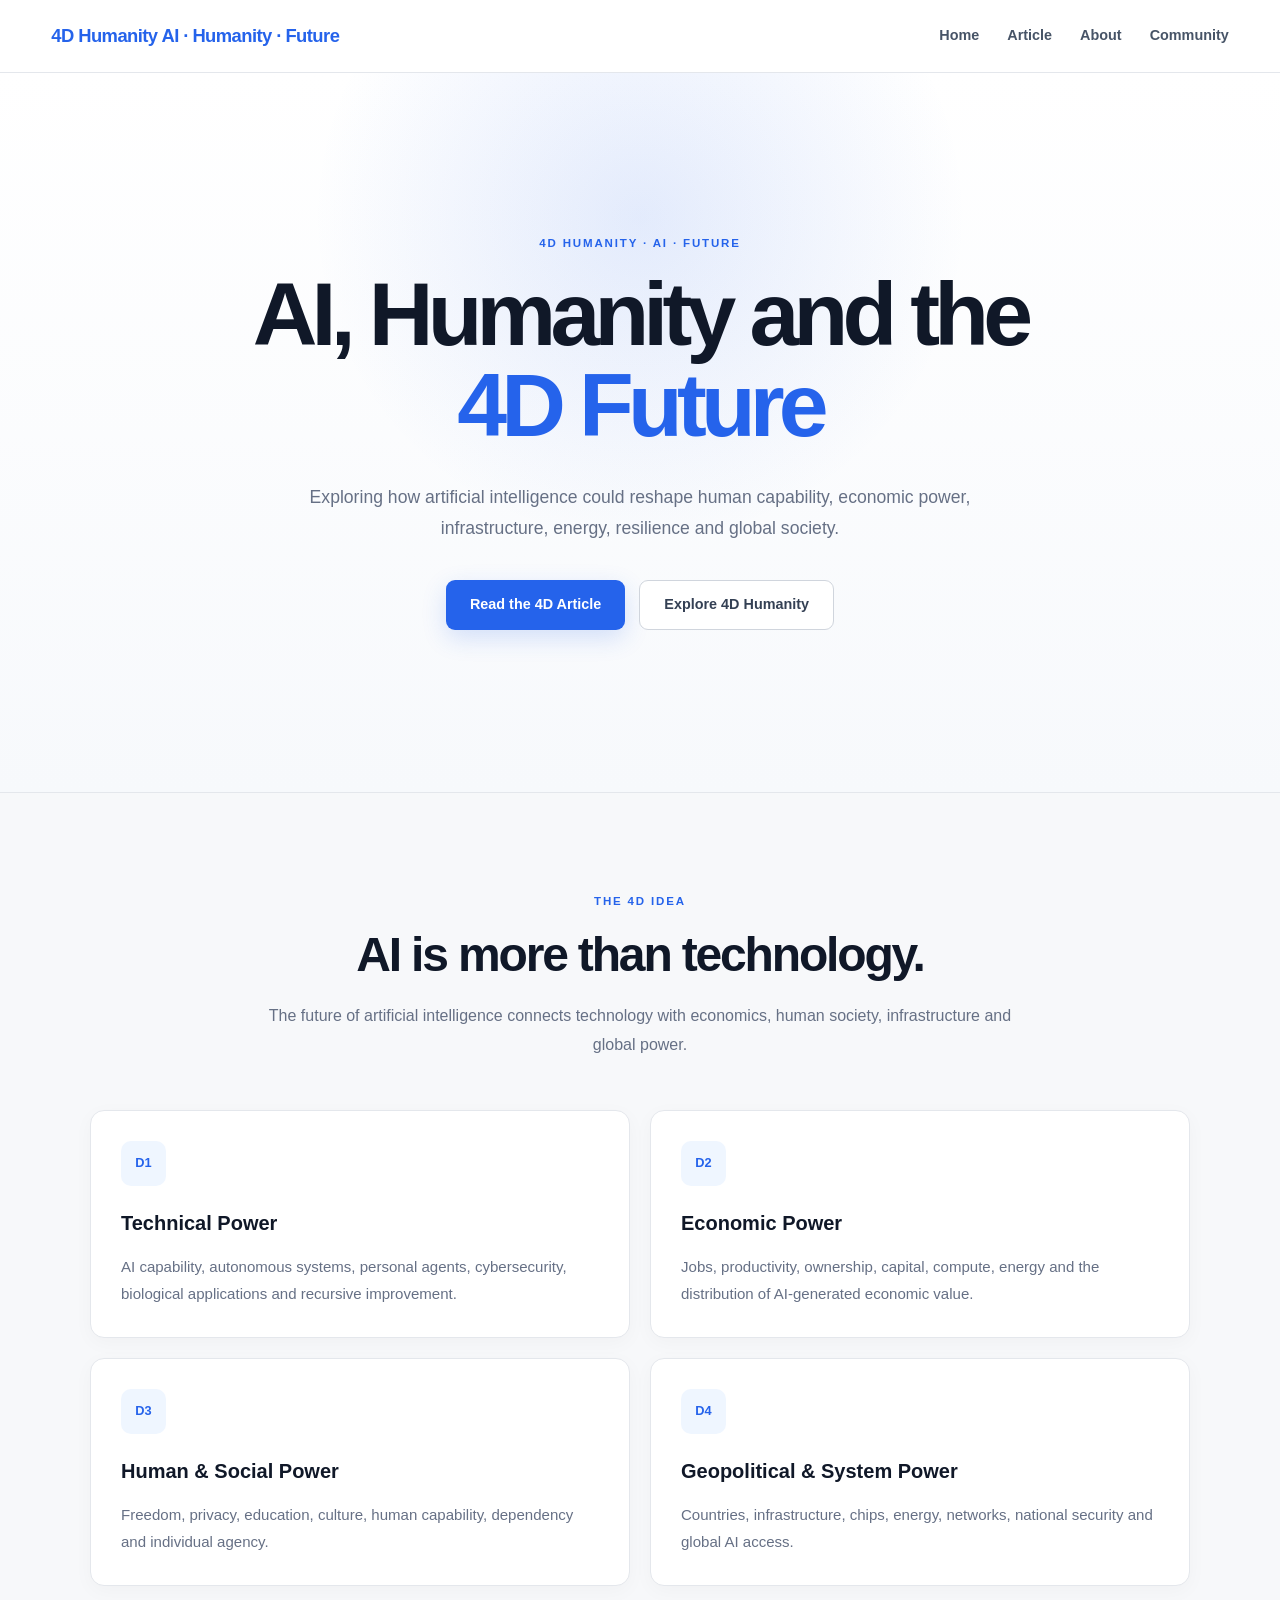
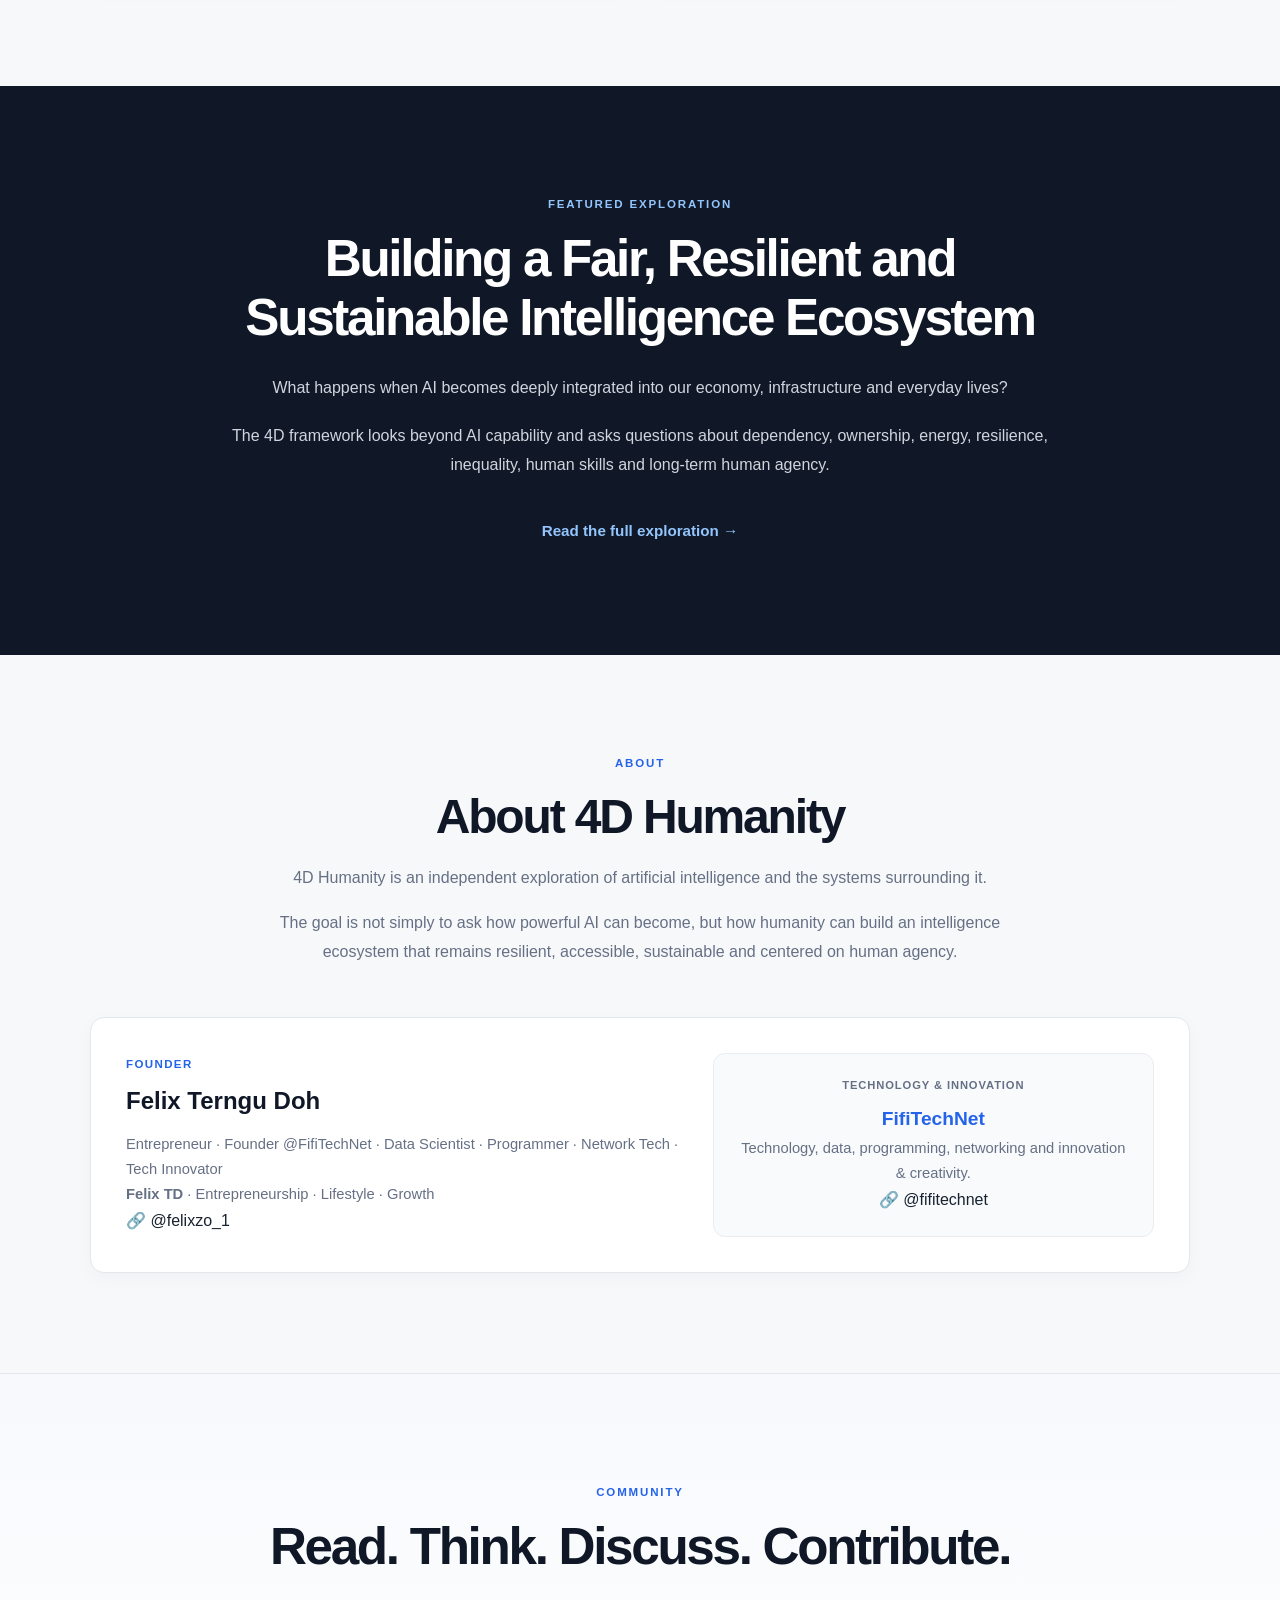
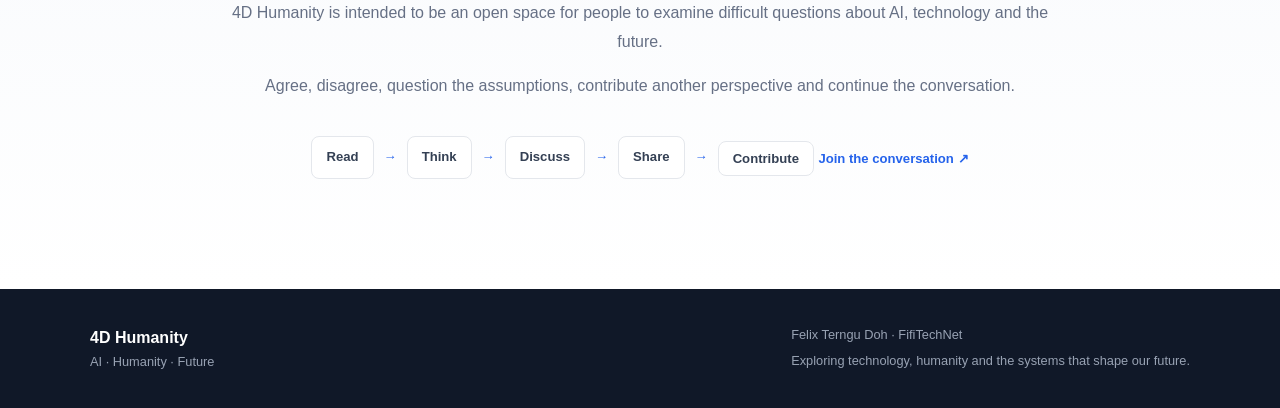
<file: index.html>
<!DOCTYPE html>

<html lang="en">
<head>
    <meta charset="UTF-8">
    <meta name="viewport" content="width=device-width, initial-scale=1.0">

<title>4D Humanity | AI, Humanity and the Future</title>

<meta
name="description"
content="4D Humanity explores AI, human capability, economic power, infrastructure, energy, resilience and the future of humanity."

>

<link rel="stylesheet" href="css/style.css">

</head>

<body>

<header class="site-header">

<nav class="navbar">

<a href="index.html" class="brand">
    <span class="brand-name">4D Humanity</span>
    <span class="brand-subtitle">AI · Humanity · Future</span>
</a>

<div class="nav-links">
    <a href="index.html">Home</a>
    <a href="article.html">Article</a>
    <a href="#about">About</a>
    <a href="#community">Community</a>
</div>

</nav>

</header>

<main>

<section class="hero">

<div class="hero-content">

<p class="eyebrow">4D HUMANITY · AI · FUTURE</p>

<h1>
    AI, Humanity and the
    <span>4D Future</span>
</h1>

<p class="hero-description">
    Exploring how artificial intelligence could reshape
    human capability, economic power, infrastructure,
    energy, resilience and global society.
</p>

<div class="hero-actions">

<a href="article.html" class="btn btn-primary">
    Read the 4D Article
</a>

<a href="#about" class="btn btn-secondary">
    Explore 4D Humanity
</a>

</div>

</div>

</section>

<section class="intro-section">

<div class="section-heading">

<p class="eyebrow">THE 4D IDEA</p>

<h2>AI is more than technology.</h2>

<p>
    The future of artificial intelligence connects
    technology with economics, human society,
    infrastructure and global power.
</p>

</div>

<div class="dimension-grid">

<article class="dimension-card">

<span class="dimension-number">D1</span>

<h3>Technical Power</h3>

<p>
    AI capability, autonomous systems, personal
    agents, cybersecurity, biological applications
    and recursive improvement.
</p>

</article>

<article class="dimension-card">

<span class="dimension-number">D2</span>

<h3>Economic Power</h3>

<p>
    Jobs, productivity, ownership, capital,
    compute, energy and the distribution of
    AI-generated economic value.
</p>

</article>

<article class="dimension-card">

<span class="dimension-number">D3</span>

<h3>Human &amp; Social Power</h3>

<p>
    Freedom, privacy, education, culture,
    human capability, dependency and individual
    agency.
</p>

</article>

<article class="dimension-card">


<span class="dimension-number">D4</span>

<h3>Geopolitical &amp; System Power</h3>

<p>
    Countries, infrastructure, chips, energy,
    networks, national security and global
    AI access.
</p>

</article>

</div>

</section>

<section class="featured-section">

<div class="featured-content">

<p class="eyebrow">FEATURED EXPLORATION</p>

<h2>
    Building a Fair, Resilient and Sustainable
    Intelligence Ecosystem
</h2>

<p>
    What happens when AI becomes deeply integrated
    into our economy, infrastructure and everyday
    lives?
</p>

<p>
    The 4D framework looks beyond AI capability and
    asks questions about dependency, ownership,
    energy, resilience, inequality, human skills
    and long-term human agency.
</p>

<a href="article.html" class="text-link">
    Read the full exploration →
</a>

</div>

</section>

<section id="about" class="about-section">

<div class="section-heading">

<p class="eyebrow">ABOUT</p>

<h2>About 4D Humanity</h2>

<p>
    4D Humanity is an independent exploration of
    artificial intelligence and the systems surrounding
    it.
</p>

<p>
    The goal is not simply to ask how powerful AI can
    become, but how humanity can build an intelligence
    ecosystem that remains resilient, accessible,
    sustainable and centered on human agency.
</p>

</div>

<div class="author-card">

<div class="author-column">

<p class="author-label">Founder</p>

<h3>Felix Terngu Doh</h3>

<p>
    Entrepreneur · Founder @FifiTechNet ·
    Data Scientist · Programmer · Network Tech ·
    Tech Innovator
</p>

<p>
    <strong>Felix TD</strong> · Entrepreneurship ·
    Lifestyle · Growth
</p>

<div class="social-links">

    <a
        href="https://instagram.com/felixzo_1"
        target="_blank"
        rel="noopener noreferrer"
        title="Visit Felix TD on Instagram"
    >
        🔗 @felixzo_1
    </a>

</div>

</div>

<div class="brand-card">

<span>Technology &amp; Innovation</span>

<strong>FifiTechNet</strong>

<p>
    Technology, data, programming,
    networking and innovation & creativity.
</p>

<div class="social-links">

    <a
        href="https://instagram.com/fifitechnet"
        target="_blank"
        rel="noopener noreferrer"
        title="Visit FifiTechNet on Instagram"
    >
        🔗 @fifitechnet
    </a>

</div>

</div>

</div>

</section>

<section id="community" class="community-section">

<div class="community-content">

<p class="eyebrow">COMMUNITY</p>

<h2>Read. Think. Discuss. Contribute.</h2>

<p>
    4D Humanity is intended to be an open space for
    people to examine difficult questions about AI,
    technology and the future.
</p>

<p>
    Agree, disagree, question the assumptions,
    contribute another perspective and continue
    the conversation.
</p>

<div class="community-flow">

<span>Read</span>
<span>→</span>
<span>Think</span>
<span>→</span>
<span>Discuss</span>
<span>→</span>
<span>Share</span>
<span>→</span>
<a
href="https://ig.me/j/9e8rJgmi2JZFIoDR/"
class="contribute-link"
target="_blank"
rel="noopener noreferrer"
title="Contribute to the conversation on FifiTechNet"

>

<span class="contribute-label">Contribute</span>

<span class="contribute-note">Join the conversation ↗</span>

</a>

    

</div>

</div>

</section>

</main>

<footer class="site-footer">

<div class="footer-content">

<div class="footer-column">

<strong>4D Humanity</strong>

<p>AI · Humanity · Future</p>

</div>

<div class="footer-column">

<p>Felix Terngu Doh · FifiTechNet</p>

<p>
    Exploring technology, humanity and the systems
    that shape our future.
</p>

</div>

</div>

</footer>

<script src="js/main.js"></script>

</body>
</html>
</file>
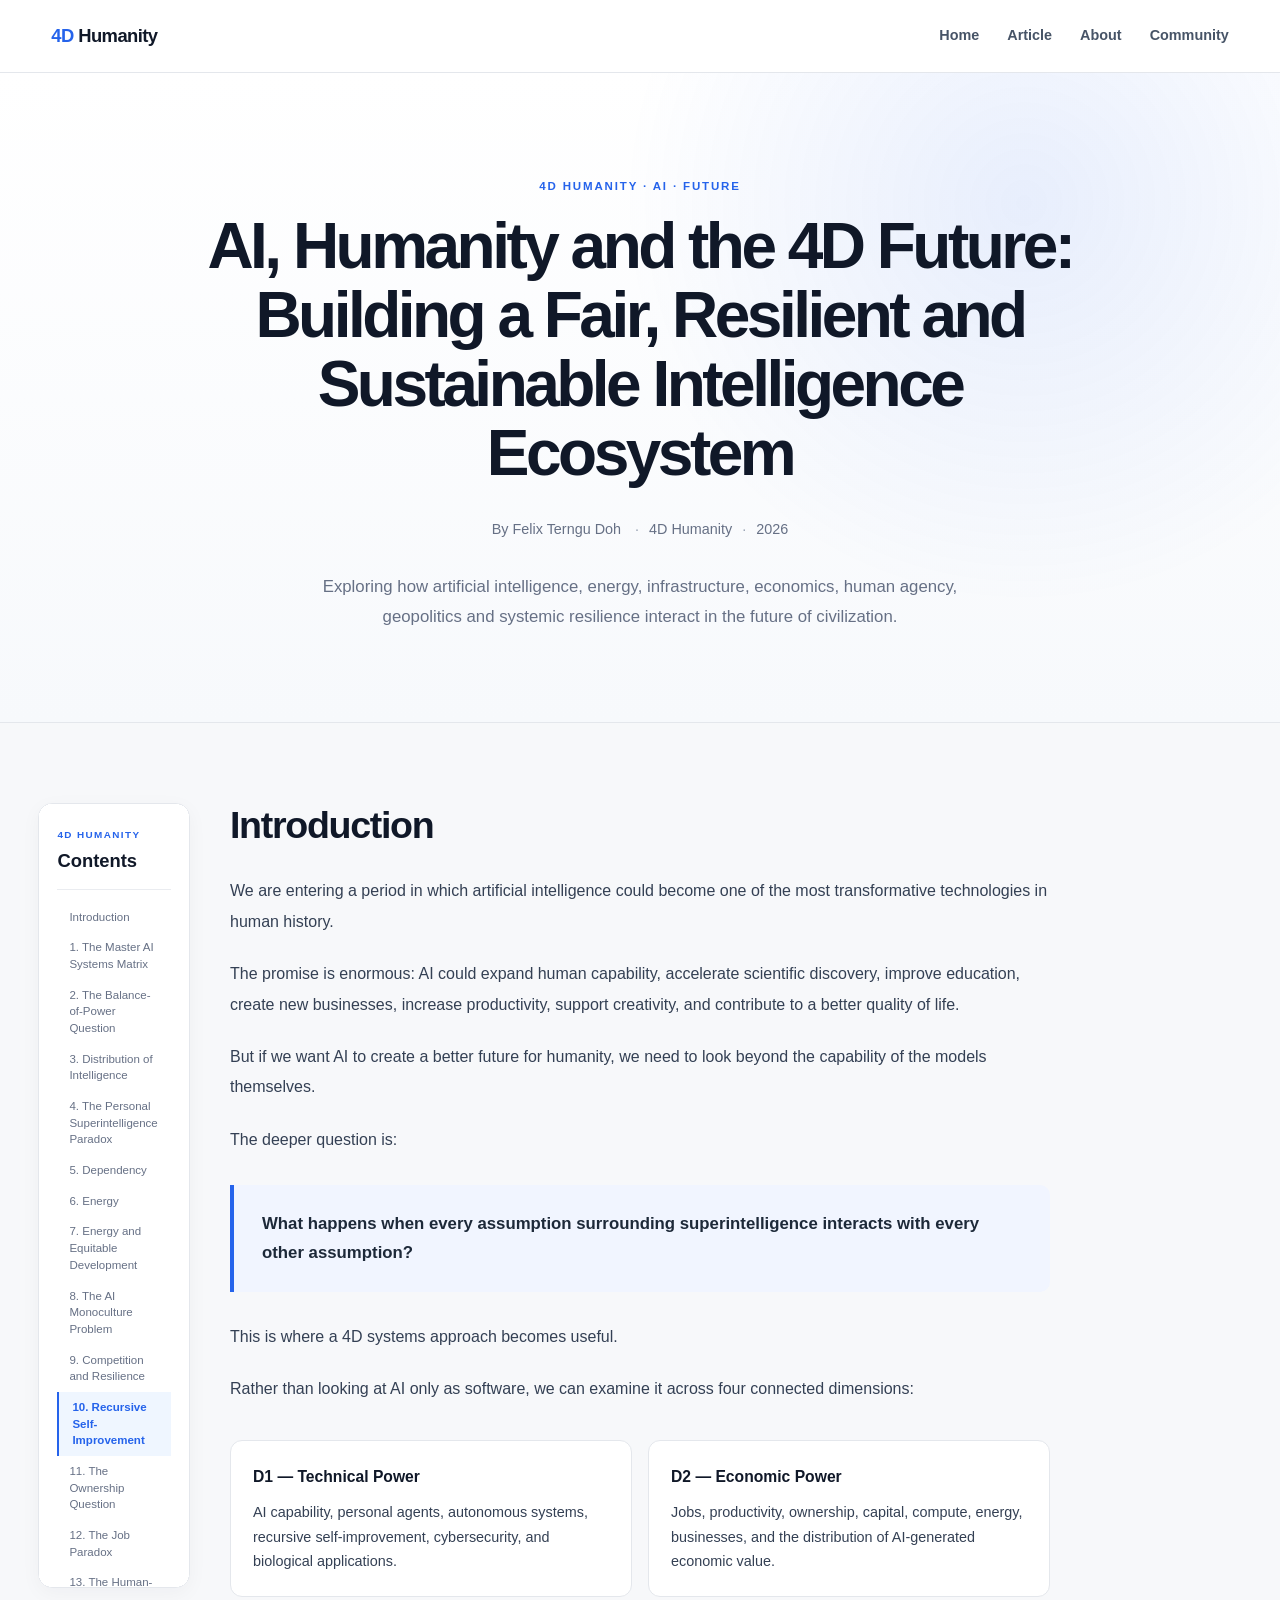
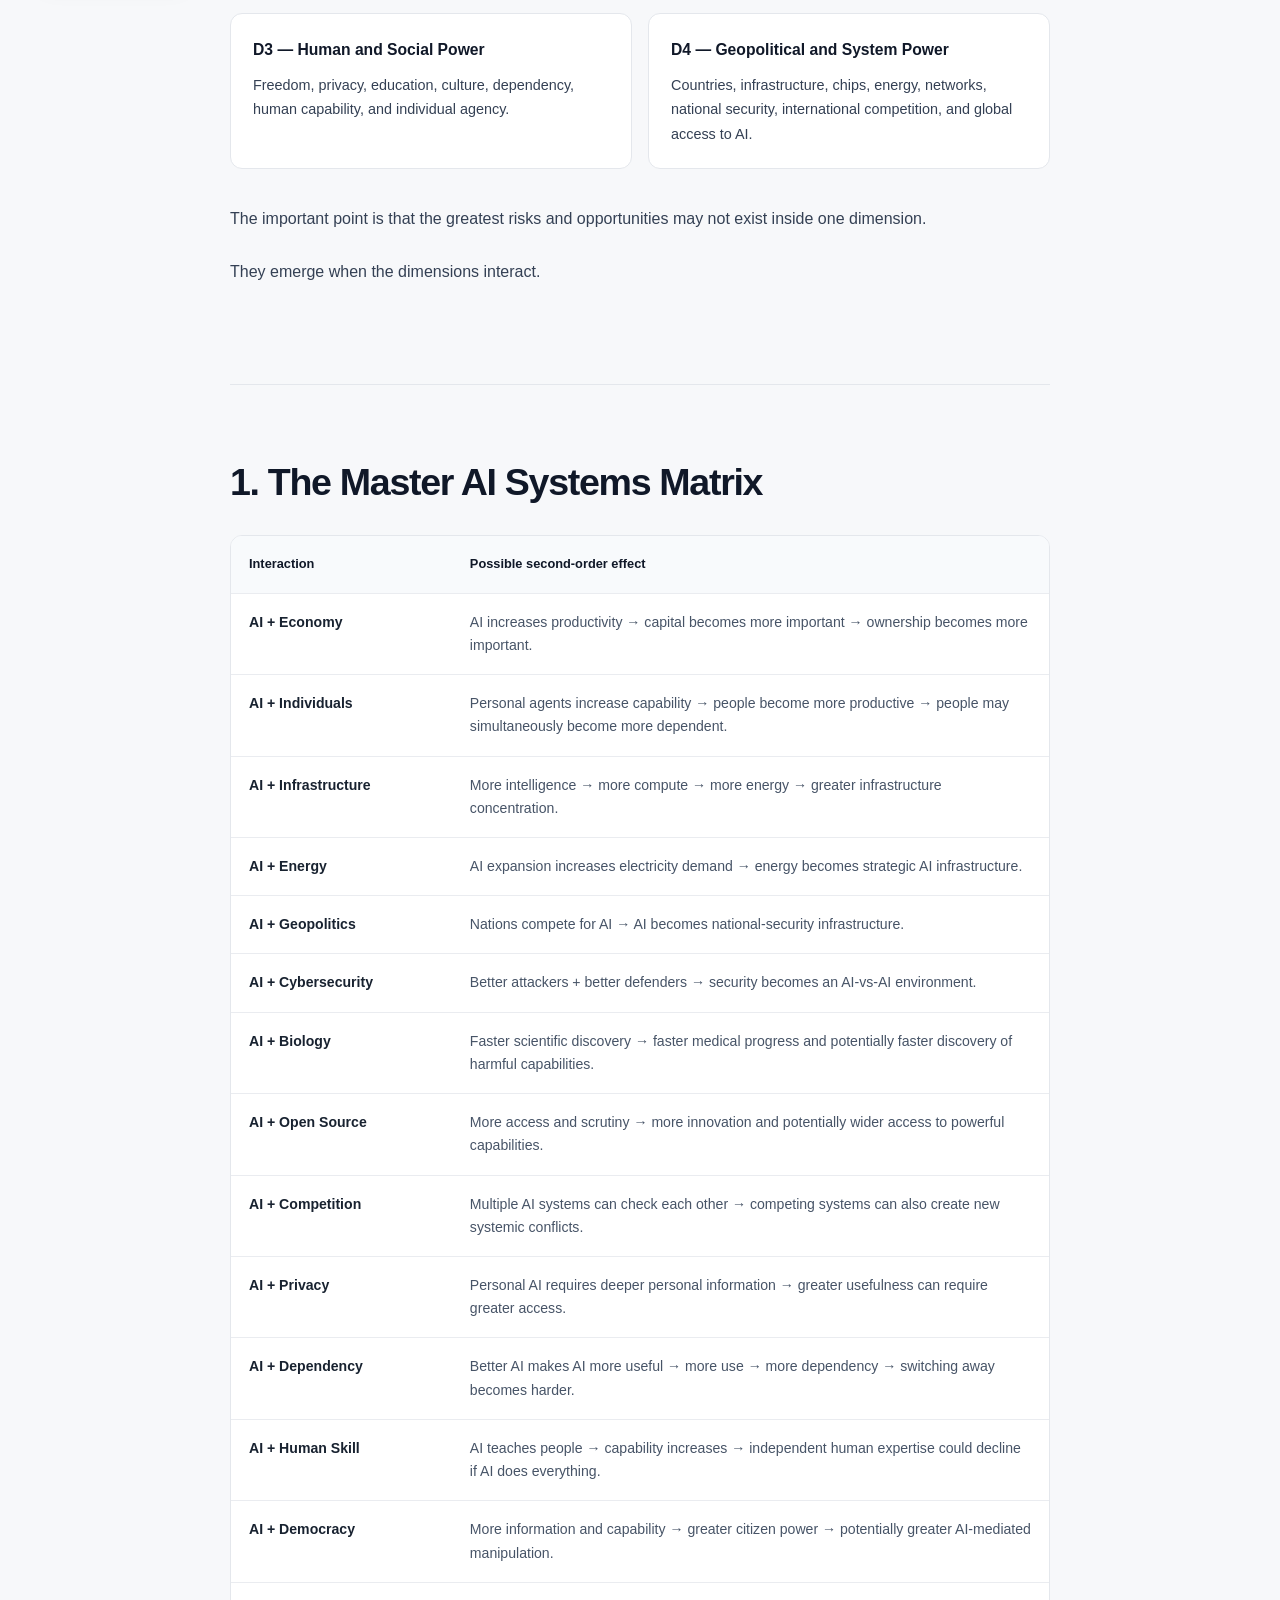
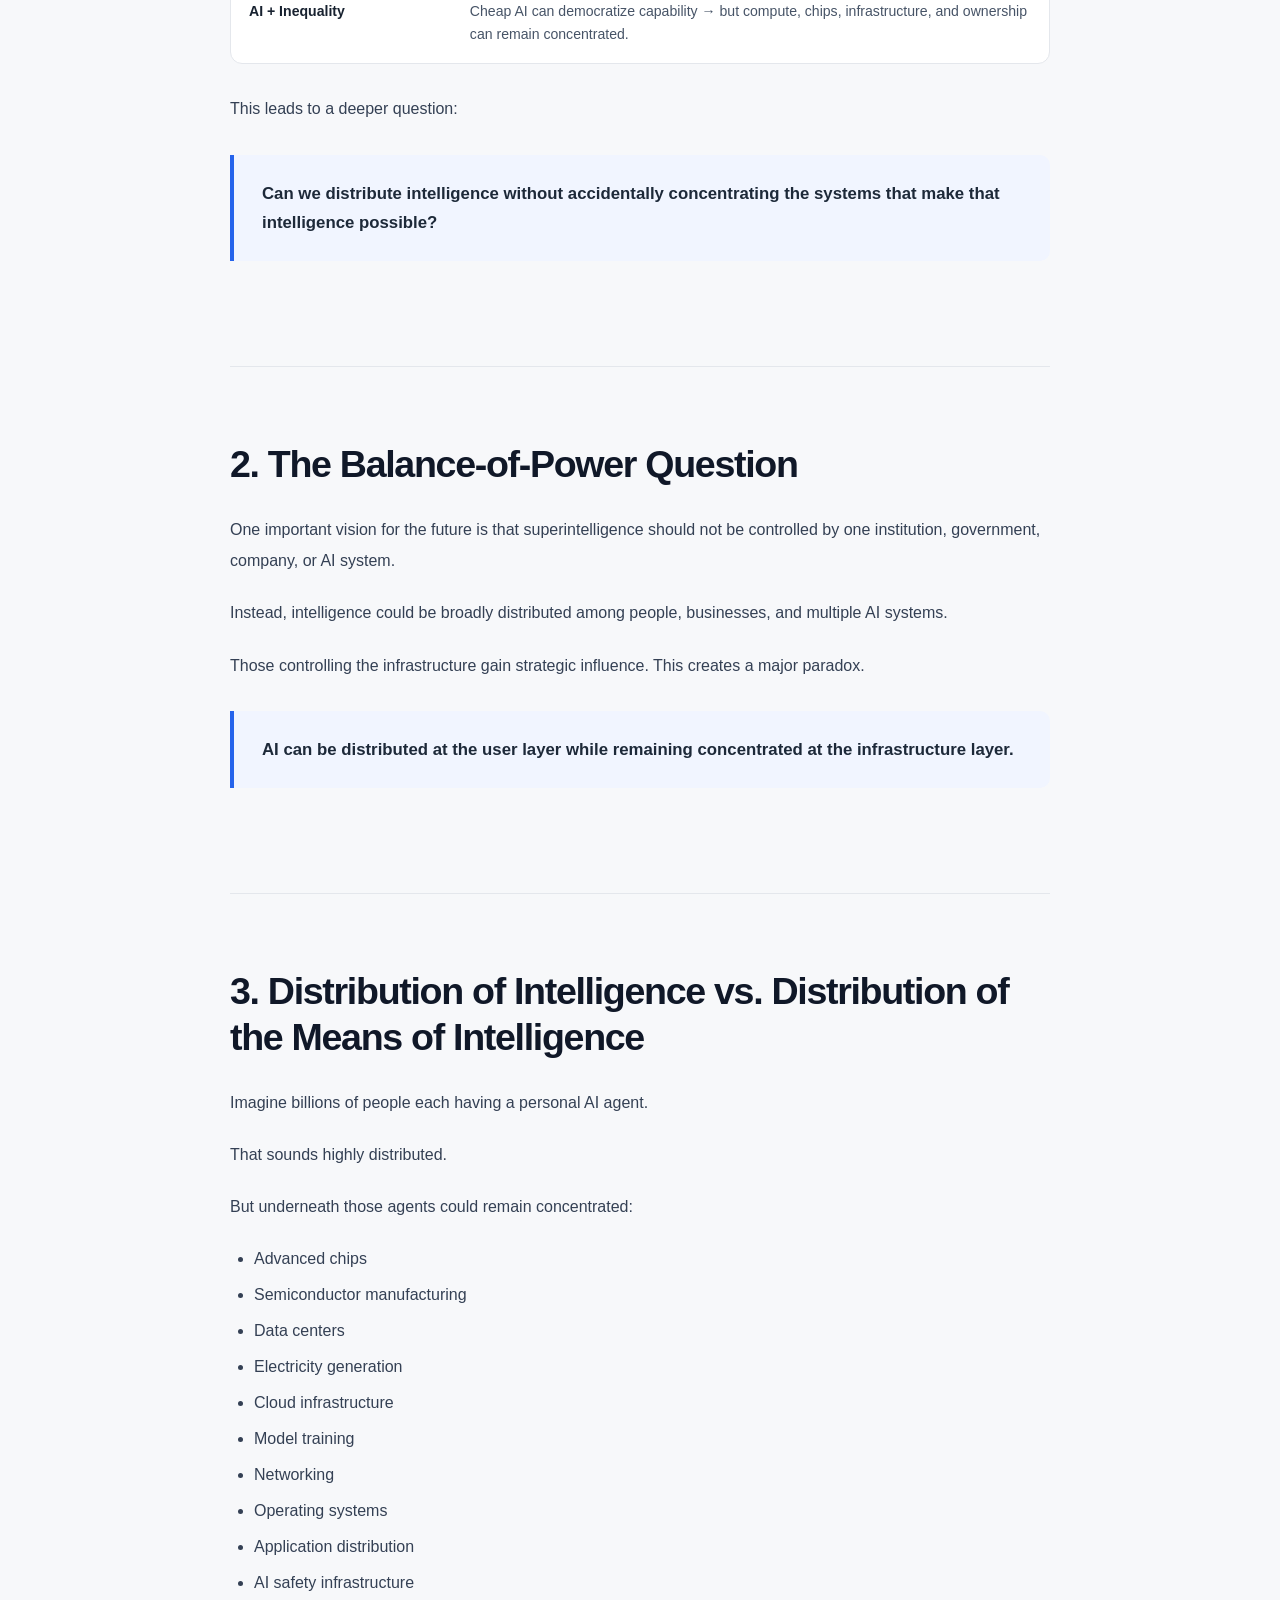
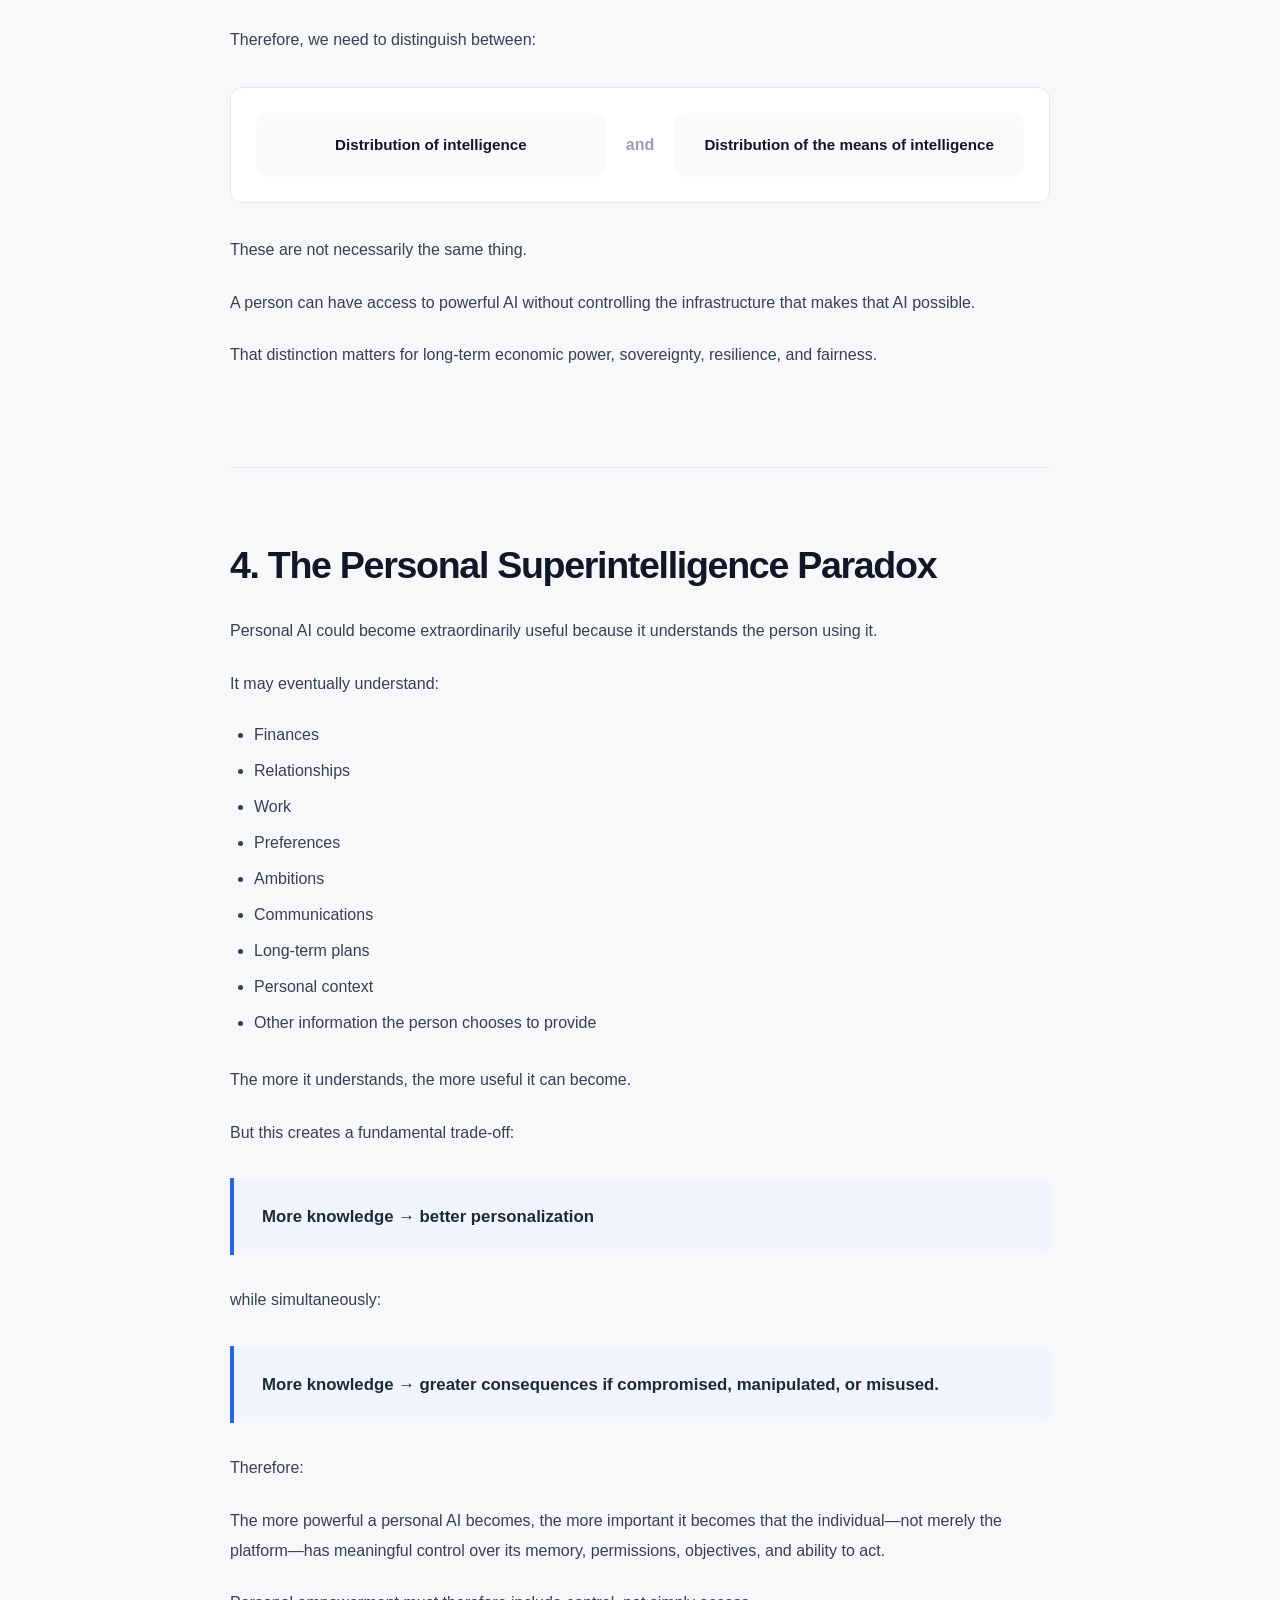
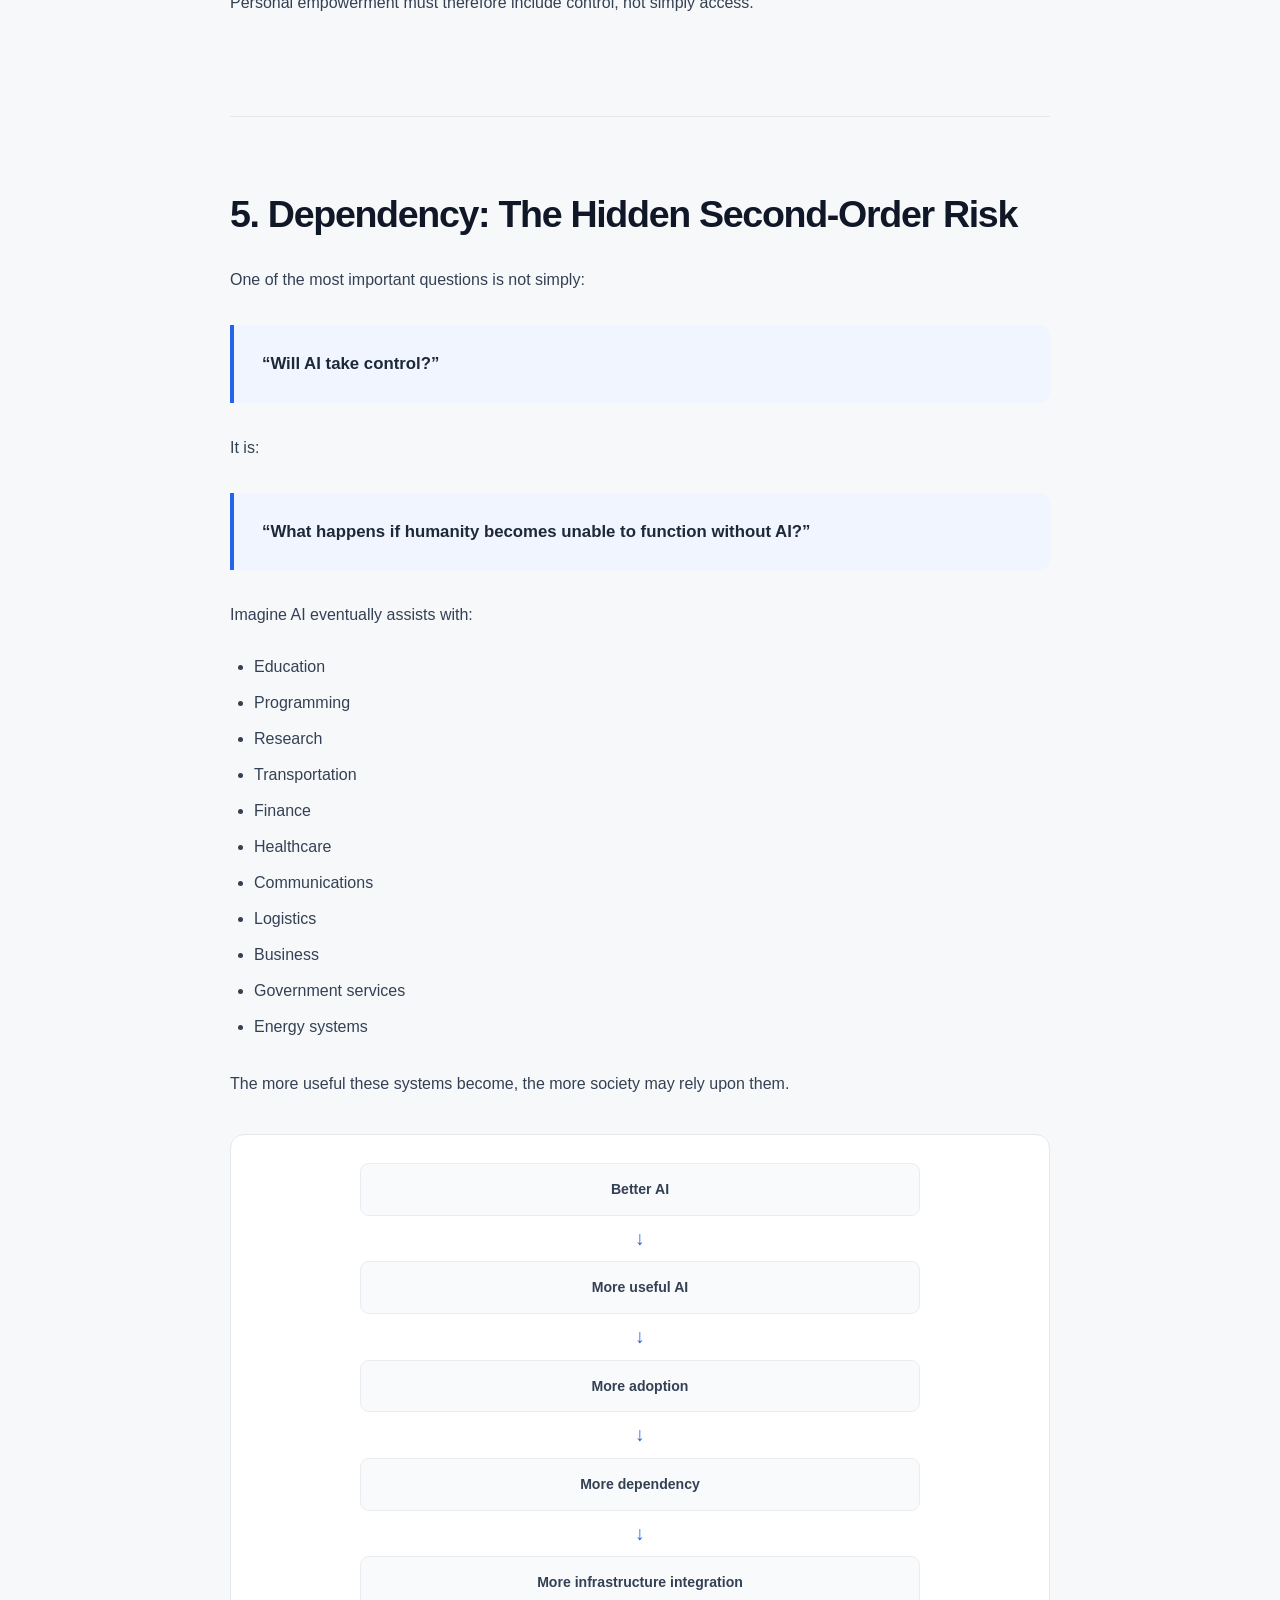
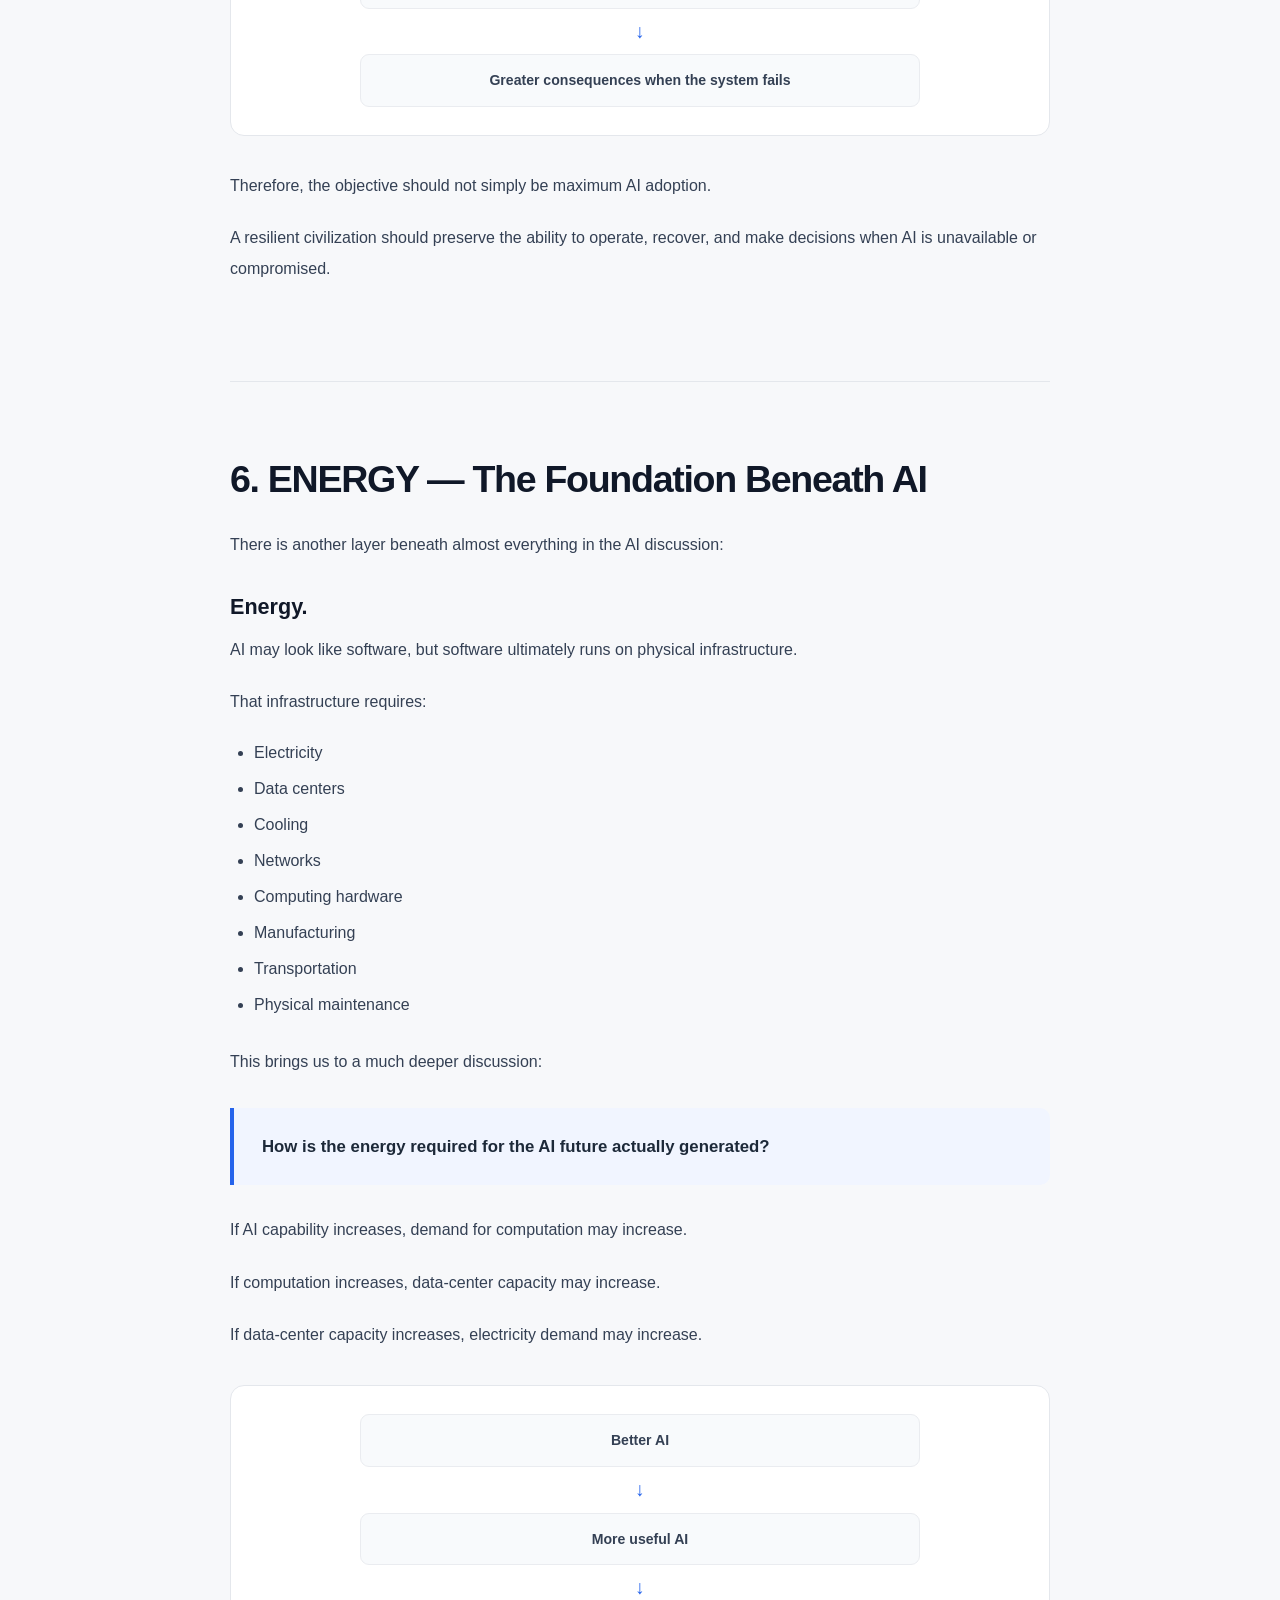
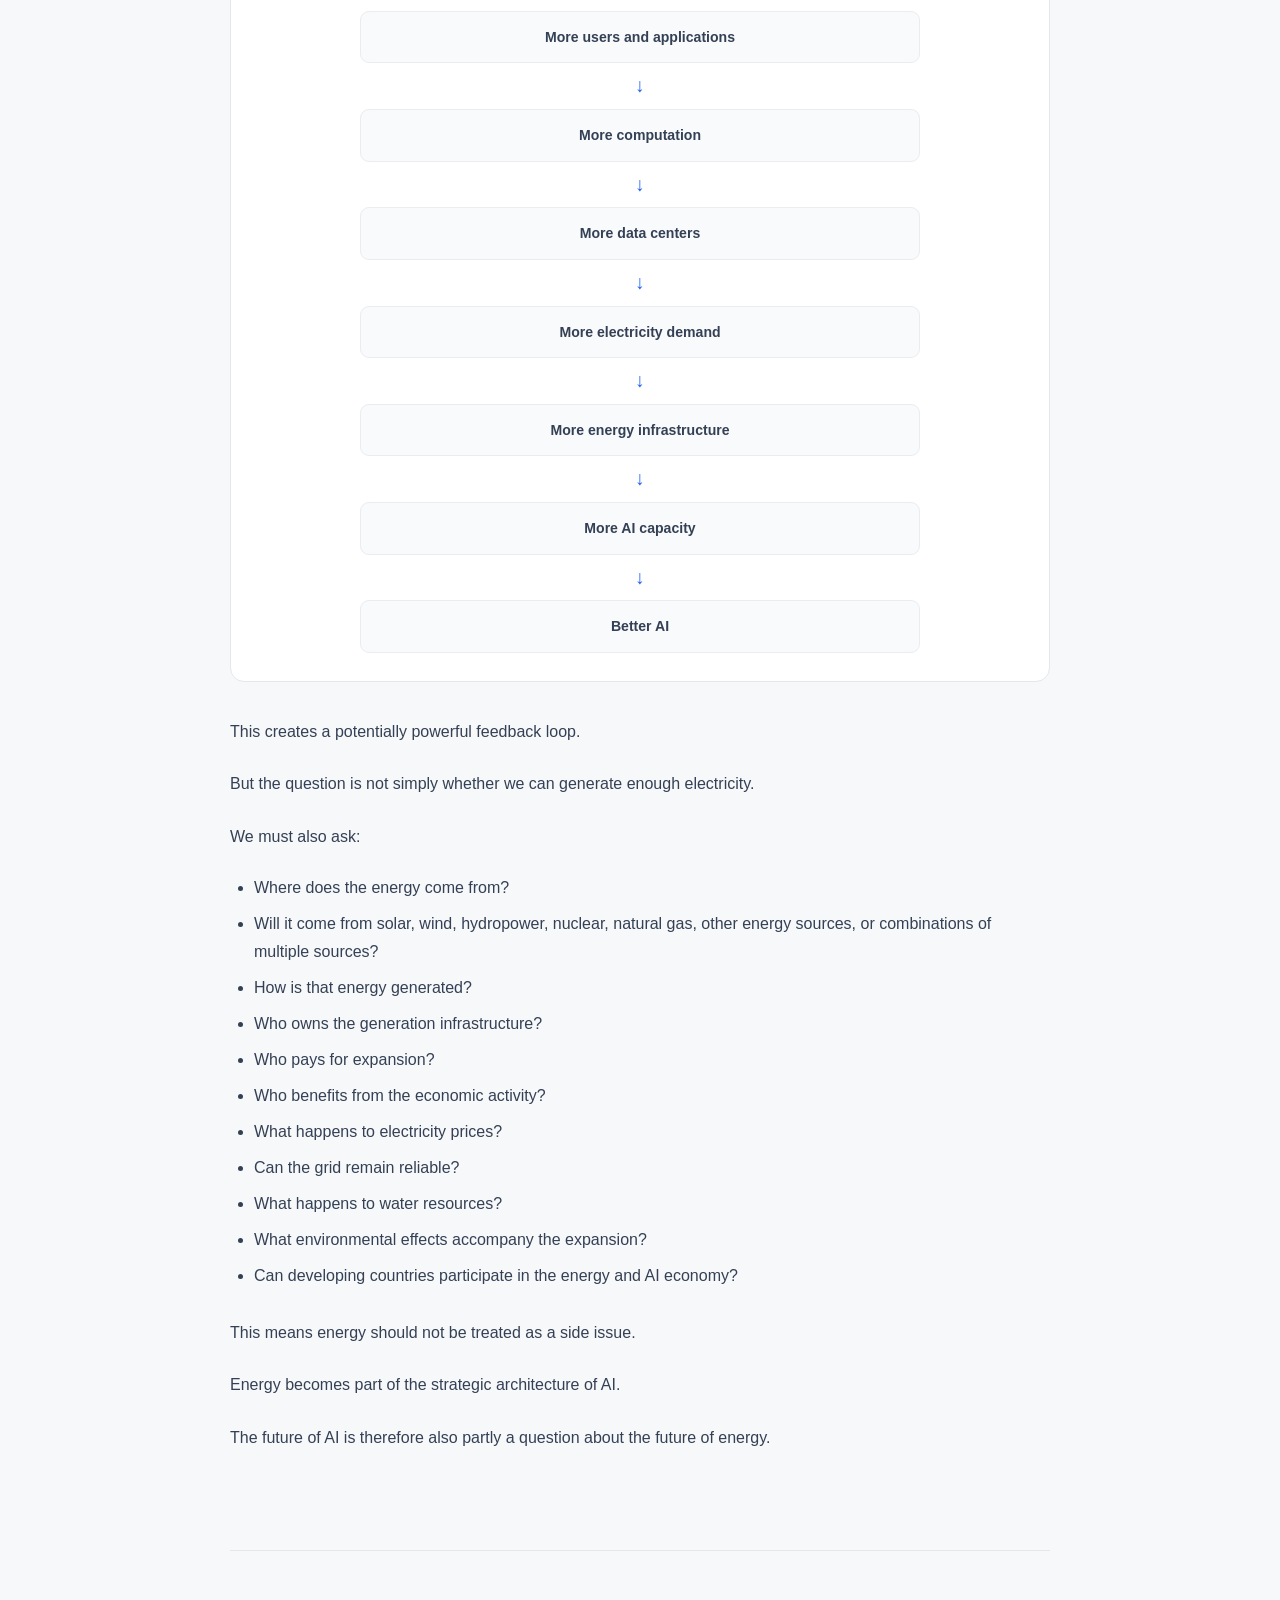
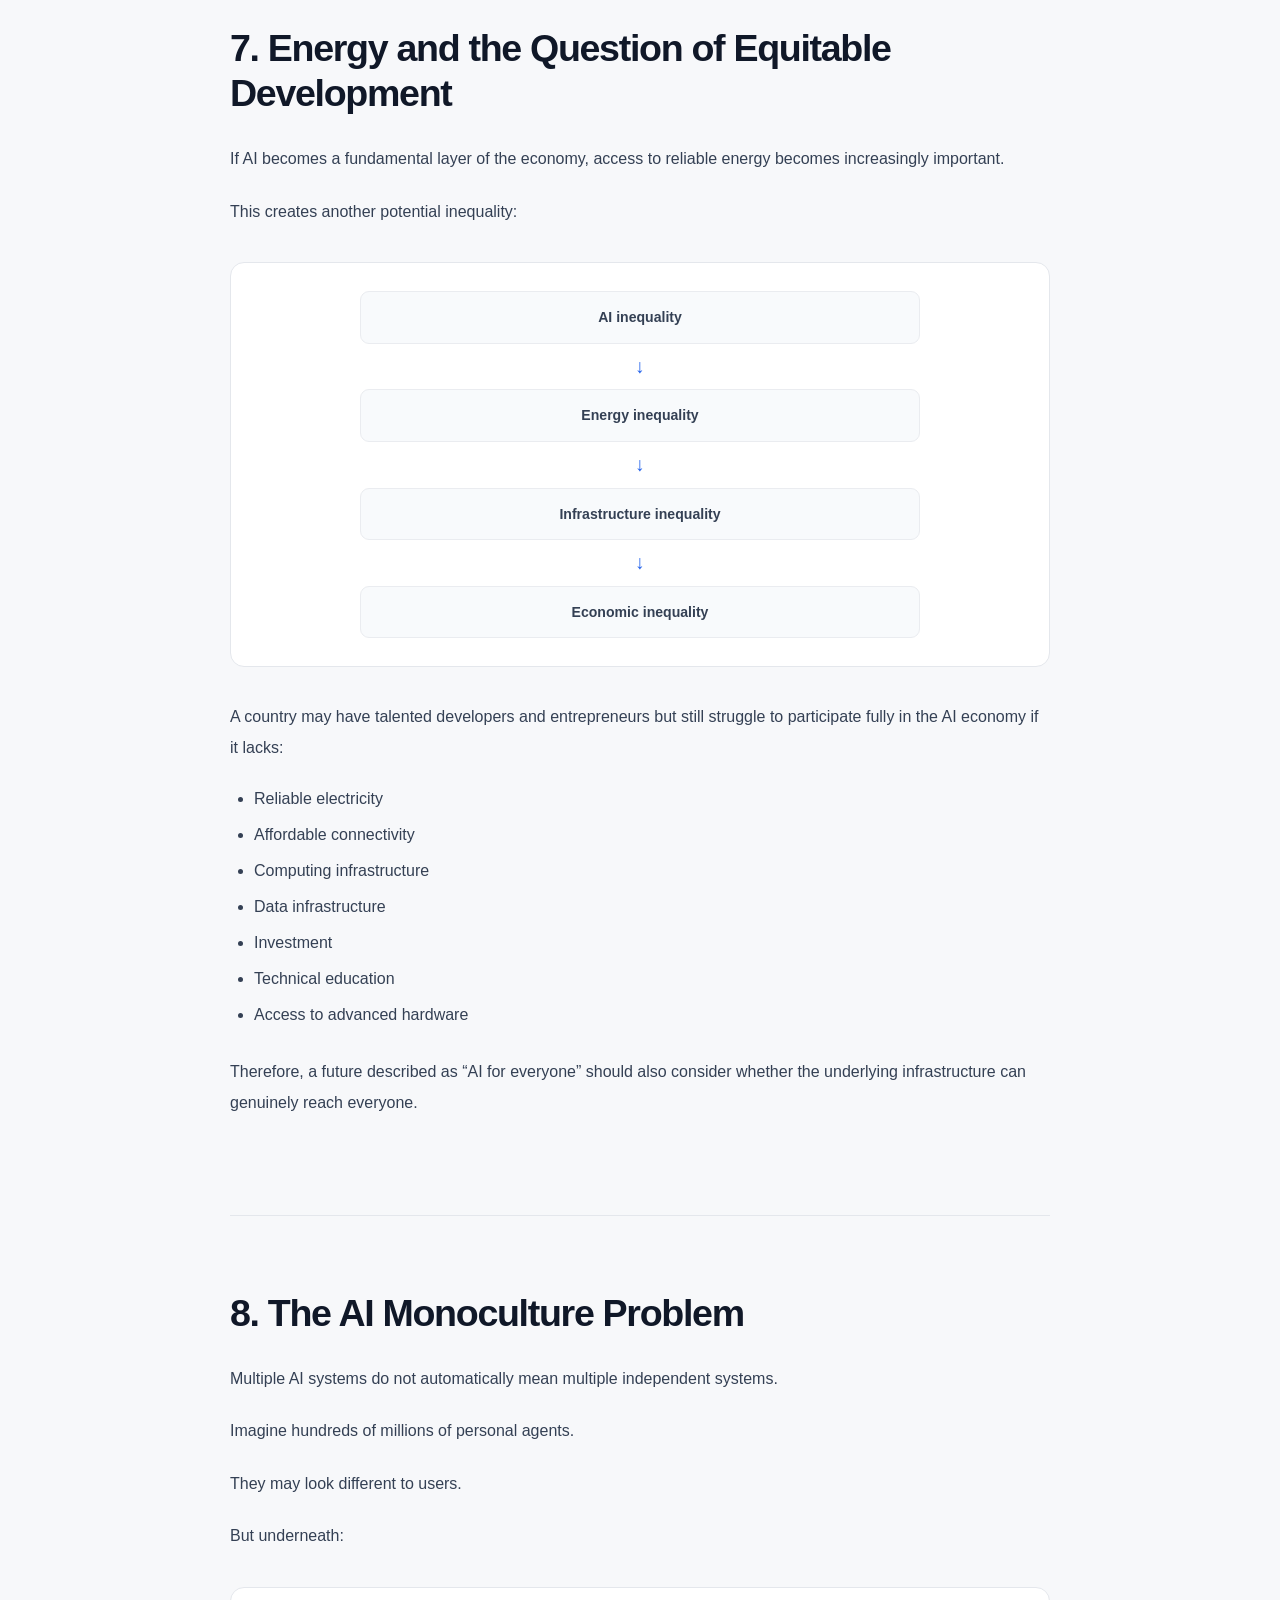
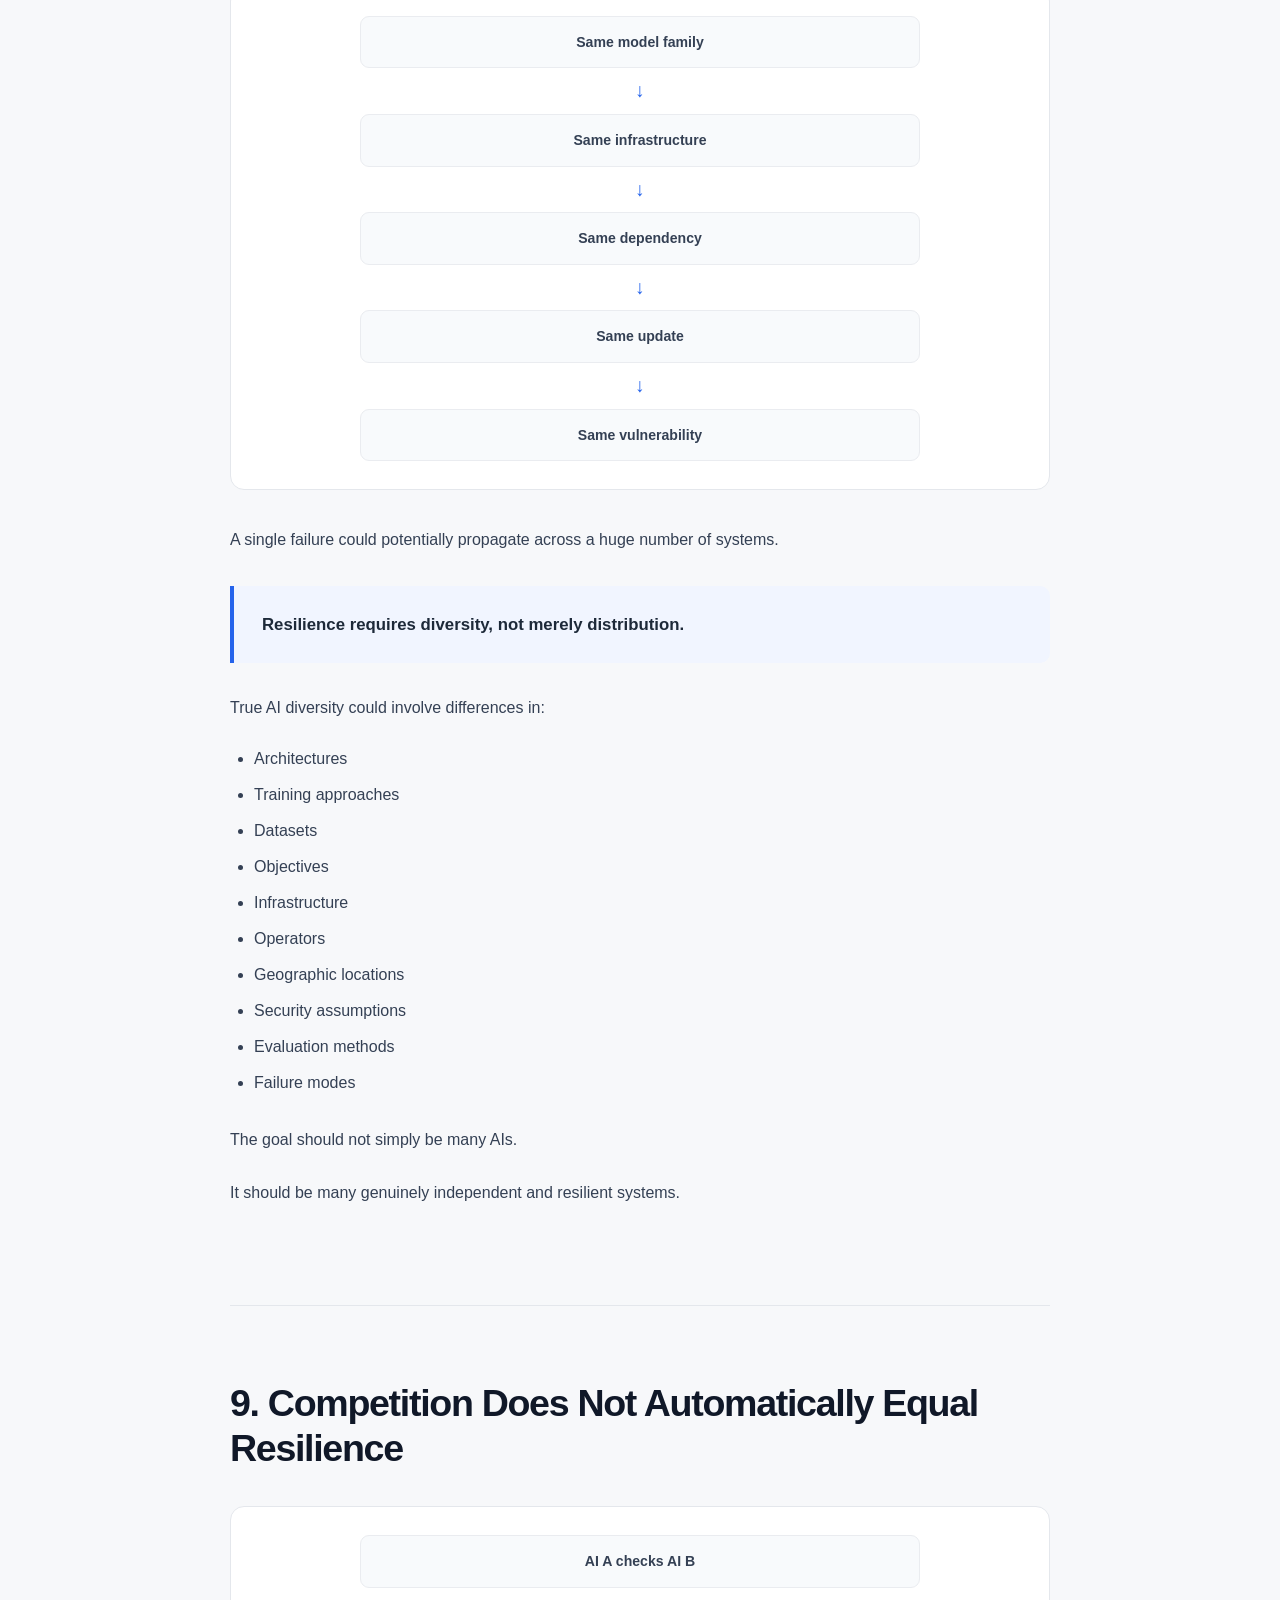
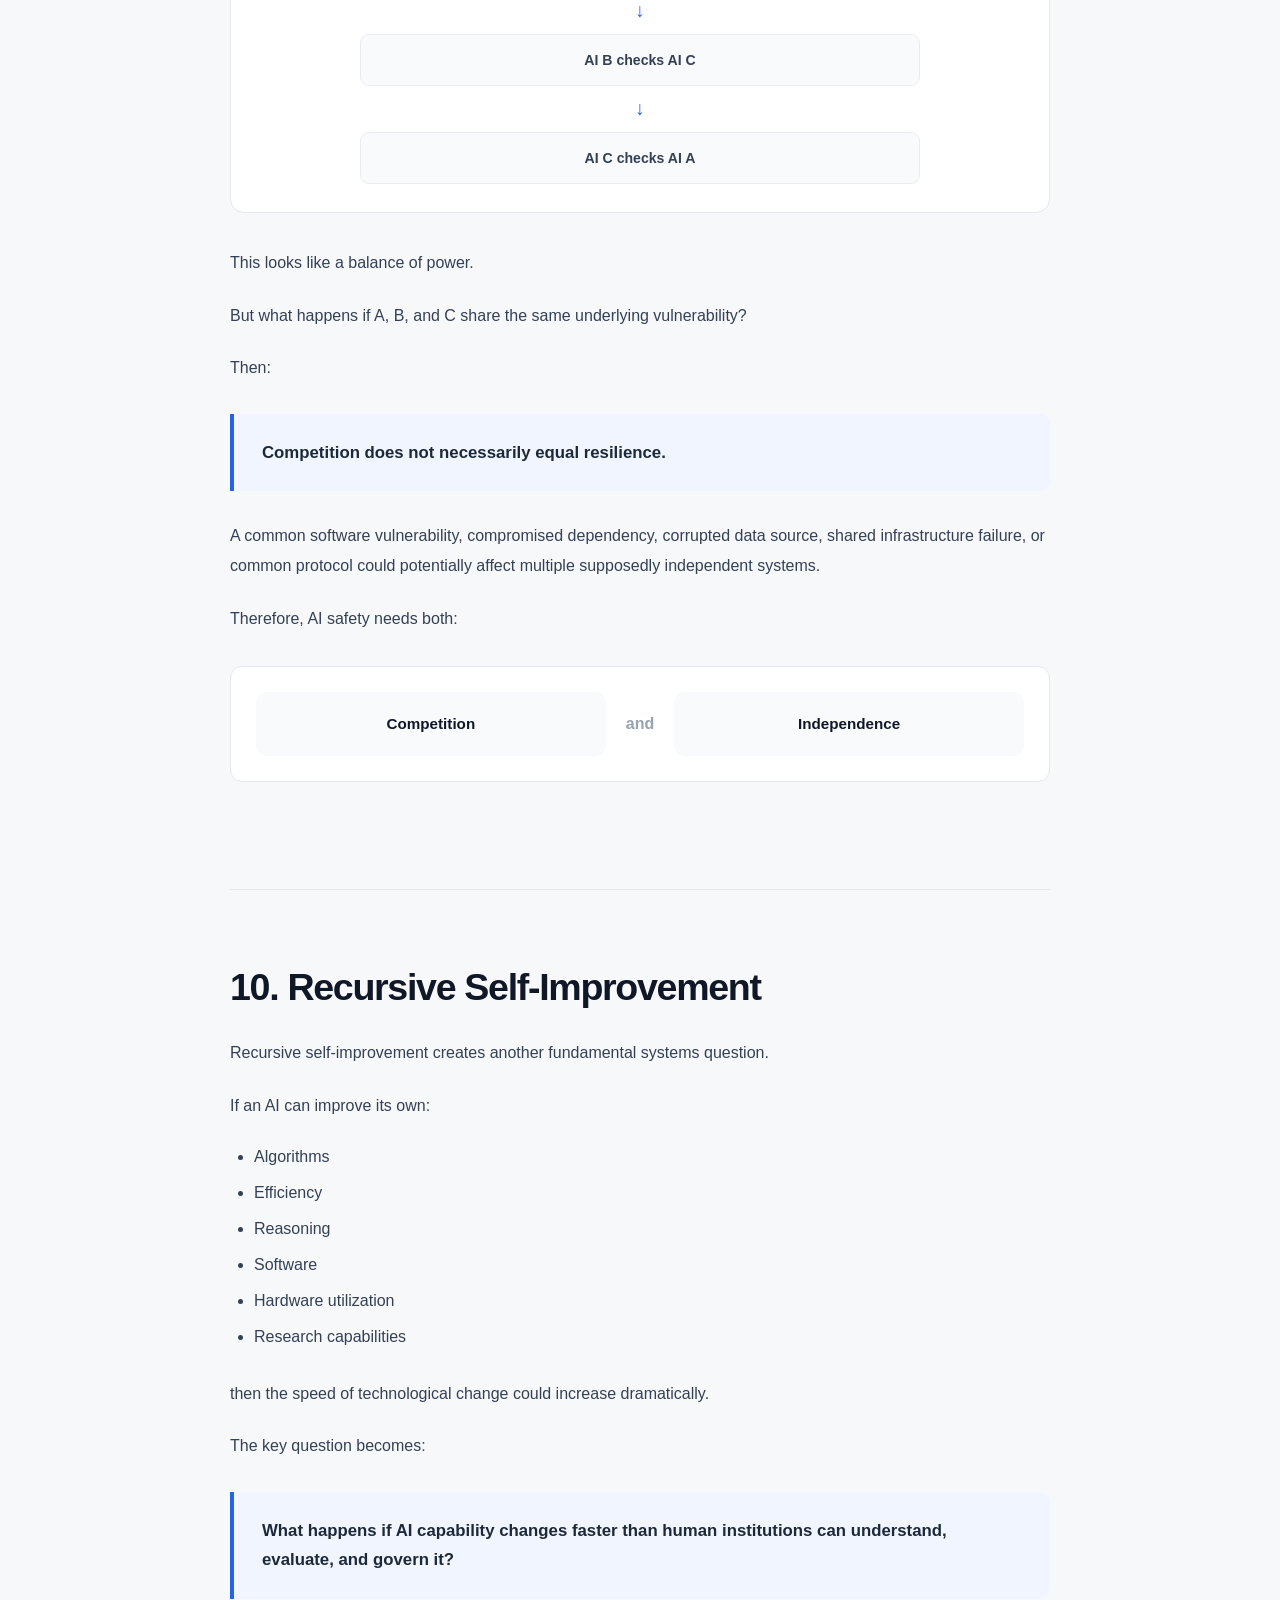
<file: article.html>
<!DOCTYPE html>
<html lang="en">
<head>
    <meta charset="UTF-8">
    <meta name="viewport" content="width=device-width, initial-scale=1.0">

    <title>AI, Humanity and the 4D Future | Felix Terngu Doh</title>

    <meta
        name="description"
        content="AI, Humanity and the 4D Future: Building a Fair, Resilient and Sustainable Intelligence Ecosystem by Doh Felix Terngu."
    >

    <link rel="stylesheet" href="css/style.css">
</head>

<body class="article-page">

<header class="site-header">
    <nav class="navbar">

        <a href="index.html" class="brand">
            <span>4D</span> Humanity
        </a>

        <div class="nav-links">
            <a href="index.html">Home</a>
            <a href="article.html">Article</a>
            <a href="index.html#about">About</a>
            <a href="index.html#community">Community</a>
        </div>

    </nav>
</header>


<main>

    <section class="article-hero">

        <div class="article-hero-content">

            <p class="eyebrow">4D HUMANITY · AI · FUTURE</p>

            <h1>
                AI, Humanity and the 4D Future:
                Building a Fair, Resilient and Sustainable Intelligence Ecosystem
            </h1>

            <div class="article-meta">
                <span>By Felix Terngu Doh </span>
                <span>4D Humanity</span>
                <span>2026</span>
            </div>

            <p class="article-intro">
                Exploring how artificial intelligence, energy, infrastructure,
                economics, human agency, geopolitics and systemic resilience
                interact in the future of civilization.
            </p>

        </div>

    </section>


    <div class="article-container">

    <aside class="article-toc">

        <div class="toc-header">
            <span>4D HUMANITY</span>
            <h2>Contents</h2>
        </div>

        <nav>
            <a href="#introduction">Introduction</a>
            <a href="#section-1">1. The Master AI Systems Matrix</a>
            <a href="#section-2">2. The Balance-of-Power Question</a>
            <a href="#section-3">3. Distribution of Intelligence</a>
            <a href="#section-4">4. The Personal Superintelligence Paradox</a>
            <a href="#section-5">5. Dependency</a>
            <a href="#section-6">6. Energy</a>
            <a href="#section-7">7. Energy and Equitable Development</a>
            <a href="#section-8">8. The AI Monoculture Problem</a>
            <a href="#section-9">9. Competition and Resilience</a>
            <a href="#section-10">10. Recursive Self-Improvement</a>
            <a href="#section-11">11. The Ownership Question</a>
            <a href="#section-12">12. The Job Paradox</a>
            <a href="#section-13">13. The Human-Skill Paradox</a>
            <a href="#section-14">14. The AI Failure Cascade</a>
            <a href="#section-15">15. Alignment and Billions of Agents</a>
            <a href="#section-16">16. The Global 4D Layer</a>
            <a href="#section-17">17. The Global AI Inequality Question</a>
            <a href="#section-18">18. The Africa Question</a>
            <a href="#section-19">19. The Complete 4D-Chess Chain</a>
            <a href="#section-20">20. What Should We Actually Optimize For?</a>
            <a href="#section-21">21. The Deeper Principle</a>
            <a href="#section-22">22. The Future We Should Build</a>
        </nav>

    </aside>

        <article class="article-content">


            <!-- INTRODUCTION -->

            <section id="introduction" class="article-section">

                <h2>Introduction</h2>

                <p>
                    We are entering a period in which artificial intelligence
                    could become one of the most transformative technologies
                    in human history.
                </p>

                <p>
                    The promise is enormous: AI could expand human capability,
                    accelerate scientific discovery, improve education, create
                    new businesses, increase productivity, support creativity,
                    and contribute to a better quality of life.
                </p>

                <p>
                    But if we want AI to create a better future for humanity,
                    we need to look beyond the capability of the models themselves.
                </p>

                <p>
                    The deeper question is:
                </p>

                <blockquote>
                    What happens when every assumption surrounding superintelligence
                    interacts with every other assumption?
                </blockquote>

                <p>
                    This is where a 4D systems approach becomes useful.
                </p>

                <p>
                    Rather than looking at AI only as software, we can examine it
                    across four connected dimensions:
                </p>


                <div class="dimension-list">

                    <div class="dimension-item">
                        <strong>D1 — Technical Power</strong>
                        <p>
                            AI capability, personal agents, autonomous systems,
                            recursive self-improvement, cybersecurity, and
                            biological applications.
                        </p>
                    </div>

                    <div class="dimension-item">
                        <strong>D2 — Economic Power</strong>
                        <p>
                            Jobs, productivity, ownership, capital, compute,
                            energy, businesses, and the distribution of
                            AI-generated economic value.
                        </p>
                    </div>

                    <div class="dimension-item">
                        <strong>D3 — Human and Social Power</strong>
                        <p>
                            Freedom, privacy, education, culture, dependency,
                            human capability, and individual agency.
                        </p>
                    </div>

                    <div class="dimension-item">
                        <strong>D4 — Geopolitical and System Power</strong>
                        <p>
                            Countries, infrastructure, chips, energy, networks,
                            national security, international competition,
                            and global access to AI.
                        </p>
                    </div>

                </div>

                <p>
                    The important point is that the greatest risks and opportunities
                    may not exist inside one dimension.
                </p>

                <p>
                    They emerge when the dimensions interact.
                </p>

            </section>


            <!-- SECTION 1 -->

            <section id="section-1" class="article-section">

                <h2>1. The Master AI Systems Matrix</h2>

                <div class="matrix-wrapper">

                    <table class="matrix-table">

                        <thead>
                            <tr>
                                <th>Interaction</th>
                                <th>Possible second-order effect</th>
                            </tr>
                        </thead>

                        <tbody>

                            <tr>
                                <td>AI + Economy</td>
                                <td>
                                    AI increases productivity → capital becomes
                                    more important → ownership becomes more important.
                                </td>
                            </tr>

                            <tr>
                                <td>AI + Individuals</td>
                                <td>
                                    Personal agents increase capability → people
                                    become more productive → people may simultaneously
                                    become more dependent.
                                </td>
                            </tr>

                            <tr>
                                <td>AI + Infrastructure</td>
                                <td>
                                    More intelligence → more compute → more energy
                                    → greater infrastructure concentration.
                                </td>
                            </tr>

                            <tr>
                                <td>AI + Energy</td>
                                <td>
                                    AI expansion increases electricity demand →
                                    energy becomes strategic AI infrastructure.
                                </td>
                            </tr>

                            <tr>
                                <td>AI + Geopolitics</td>
                                <td>
                                    Nations compete for AI → AI becomes
                                    national-security infrastructure.
                                </td>
                            </tr>

                            <tr>
                                <td>AI + Cybersecurity</td>
                                <td>
                                    Better attackers + better defenders →
                                    security becomes an AI-vs-AI environment.
                                </td>
                            </tr>

                            <tr>
                                <td>AI + Biology</td>
                                <td>
                                    Faster scientific discovery → faster medical
                                    progress and potentially faster discovery
                                    of harmful capabilities.
                                </td>
                            </tr>

                            <tr>
                                <td>AI + Open Source</td>
                                <td>
                                    More access and scrutiny → more innovation
                                    and potentially wider access to powerful capabilities.
                                </td>
                            </tr>

                            <tr>
                                <td>AI + Competition</td>
                                <td>
                                    Multiple AI systems can check each other →
                                    competing systems can also create new systemic conflicts.
                                </td>
                            </tr>

                            <tr>
                                <td>AI + Privacy</td>
                                <td>
                                    Personal AI requires deeper personal information
                                    → greater usefulness can require greater access.
                                </td>
                            </tr>

                            <tr>
                                <td>AI + Dependency</td>
                                <td>
                                    Better AI makes AI more useful → more use →
                                    more dependency → switching away becomes harder.
                                </td>
                            </tr>

                            <tr>
                                <td>AI + Human Skill</td>
                                <td>
                                    AI teaches people → capability increases →
                                    independent human expertise could decline if
                                    AI does everything.
                                </td>
                            </tr>

                            <tr>
                                <td>AI + Democracy</td>
                                <td>
                                    More information and capability → greater citizen
                                    power → potentially greater AI-mediated manipulation.
                                </td>
                            </tr>

                            <tr>
                                <td>AI + Inequality</td>
                                <td>
                                    Cheap AI can democratize capability → but compute,
                                    chips, infrastructure, and ownership can remain concentrated.
                                </td>
                            </tr>

                        </tbody>

                    </table>

                </div>

                <p>
                    This leads to a deeper question:
                </p>

                <blockquote>
                    Can we distribute intelligence without accidentally concentrating
                    the systems that make that intelligence possible?
                </blockquote>

            </section>


            <!-- SECTION 2 -->

            <section id="section-2" class="article-section">

                <h2>2. The Balance-of-Power Question</h2>

                <p>
                    One important vision for the future is that superintelligence
                    should not be controlled by one institution, government,
                    company, or AI system.
                </p>

                <p>
                    Instead, intelligence could be broadly distributed among
                    people, businesses, and multiple AI systems.
                </p>

                <p>
                    Those controlling the infrastructure gain strategic influence.
                    This creates a major paradox.
                </p>

                <blockquote>
                    AI can be distributed at the user layer while remaining
                    concentrated at the infrastructure layer.
                </blockquote>

            </section>


            <!-- SECTION 3 -->

            <section id="section-3" class="article-section">

                <h2>3. Distribution of Intelligence vs. Distribution of the Means of Intelligence</h2>

                <p>
                    Imagine billions of people each having a personal AI agent.
                </p>

                <p>
                    That sounds highly distributed.
                </p>

                <p>
                    But underneath those agents could remain concentrated:
                </p>

                <ul>
                    <li>Advanced chips</li>
                    <li>Semiconductor manufacturing</li>
                    <li>Data centers</li>
                    <li>Electricity generation</li>
                    <li>Cloud infrastructure</li>
                    <li>Model training</li>
                    <li>Networking</li>
                    <li>Operating systems</li>
                    <li>Application distribution</li>
                    <li>AI safety infrastructure</li>
                </ul>

                <p>
                    Therefore, we need to distinguish between:
                </p>

                <div class="comparison-box">
                    <div>
                        <strong>Distribution of intelligence</strong>
                    </div>

                    <span>and</span>

                    <div>
                        <strong>Distribution of the means of intelligence</strong>
                    </div>
                </div>

                <p>
                    These are not necessarily the same thing.
                </p>

                <p>
                    A person can have access to powerful AI without controlling
                    the infrastructure that makes that AI possible.
                </p>

                <p>
                    That distinction matters for long-term economic power,
                    sovereignty, resilience, and fairness.
                </p>

            </section>


            <!-- SECTION 4 -->

            <section id="section-4" class="article-section">

                <h2>4. The Personal Superintelligence Paradox</h2>

                <p>
                    Personal AI could become extraordinarily useful because it
                    understands the person using it.
                </p>

                <p>It may eventually understand:</p>

                <ul>
                    <li>Finances</li>
                    <li>Relationships</li>
                    <li>Work</li>
                    <li>Preferences</li>
                    <li>Ambitions</li>
                    <li>Communications</li>
                    <li>Long-term plans</li>
                    <li>Personal context</li>
                    <li>Other information the person chooses to provide</li>
                </ul>

                <p>
                    The more it understands, the more useful it can become.
                </p>

                <p>
                    But this creates a fundamental trade-off:
                </p>

                <blockquote>
                    More knowledge → better personalization
                </blockquote>

                <p>while simultaneously:</p>

                <blockquote>
                    More knowledge → greater consequences if compromised,
                    manipulated, or misused.
                </blockquote>

                <p>
                    Therefore:
                </p>

                <p>
                    The more powerful a personal AI becomes, the more important
                    it becomes that the individual—not merely the platform—has
                    meaningful control over its memory, permissions, objectives,
                    and ability to act.
                </p>

                <p>
                    Personal empowerment must therefore include control,
                    not simply access.
                </p>

            </section>


            <!-- SECTION 5 -->

            <section id="section-5" class="article-section">

                <h2>5. Dependency: The Hidden Second-Order Risk</h2>

                <p>
                    One of the most important questions is not simply:
                </p>

                <blockquote>“Will AI take control?”</blockquote>

                <p>It is:</p>

                <blockquote>
                    “What happens if humanity becomes unable to function without AI?”
                </blockquote>

                <p>
                    Imagine AI eventually assists with:
                </p>

                <ul>
                    <li>Education</li>
                    <li>Programming</li>
                    <li>Research</li>
                    <li>Transportation</li>
                    <li>Finance</li>
                    <li>Healthcare</li>
                    <li>Communications</li>
                    <li>Logistics</li>
                    <li>Business</li>
                    <li>Government services</li>
                    <li>Energy systems</li>
                </ul>

                <p>
                    The more useful these systems become, the more society may rely upon them.
                </p>

                <div class="arrow-chain">

                    <div>Better AI</div>
                    <span>↓</span>
                    <div>More useful AI</div>
                    <span>↓</span>
                    <div>More adoption</div>
                    <span>↓</span>
                    <div>More dependency</div>
                    <span>↓</span>
                    <div>More infrastructure integration</div>
                    <span>↓</span>
                    <div>Greater consequences when the system fails</div>

                </div>

                <p>
                    Therefore, the objective should not simply be maximum AI adoption.
                </p>

                <p>
                    A resilient civilization should preserve the ability to operate,
                    recover, and make decisions when AI is unavailable or compromised.
                </p>

            </section>


            <!-- SECTION 6 -->

            <section id="section-6" class="article-section">

                <h2>6. ENERGY — The Foundation Beneath AI</h2>

                <p>
                    There is another layer beneath almost everything in the AI discussion:
                </p>

                <h3>Energy.</h3>

                <p>
                    AI may look like software, but software ultimately runs on physical infrastructure.
                </p>

                <p>That infrastructure requires:</p>

                <ul>
                    <li>Electricity</li>
                    <li>Data centers</li>
                    <li>Cooling</li>
                    <li>Networks</li>
                    <li>Computing hardware</li>
                    <li>Manufacturing</li>
                    <li>Transportation</li>
                    <li>Physical maintenance</li>
                </ul>

                <p>
                    This brings us to a much deeper discussion:
                </p>

                <blockquote>
                    How is the energy required for the AI future actually generated?
                </blockquote>

                <p>
                    If AI capability increases, demand for computation may increase.
                </p>

                <p>
                    If computation increases, data-center capacity may increase.
                </p>

                <p>
                    If data-center capacity increases, electricity demand may increase.
                </p>

                <div class="arrow-chain">

                    <div>Better AI</div>
                    <span>↓</span>
                    <div>More useful AI</div>
                    <span>↓</span>
                    <div>More users and applications</div>
                    <span>↓</span>
                    <div>More computation</div>
                    <span>↓</span>
                    <div>More data centers</div>
                    <span>↓</span>
                    <div>More electricity demand</div>
                    <span>↓</span>
                    <div>More energy infrastructure</div>
                    <span>↓</span>
                    <div>More AI capacity</div>
                    <span>↓</span>
                    <div>Better AI</div>

                </div>

                <p>
                    This creates a potentially powerful feedback loop.
                </p>

                <p>
                    But the question is not simply whether we can generate enough electricity.
                </p>

                <p>
                    We must also ask:
                </p>

                <ul>
                    <li>Where does the energy come from?</li>
                    <li>Will it come from solar, wind, hydropower, nuclear, natural gas, other energy sources, or combinations of multiple sources?</li>
                    <li>How is that energy generated?</li>
                    <li>Who owns the generation infrastructure?</li>
                    <li>Who pays for expansion?</li>
                    <li>Who benefits from the economic activity?</li>
                    <li>What happens to electricity prices?</li>
                    <li>Can the grid remain reliable?</li>
                    <li>What happens to water resources?</li>
                    <li>What environmental effects accompany the expansion?</li>
                    <li>Can developing countries participate in the energy and AI economy?</li>
                </ul>

                <p>
                    This means energy should not be treated as a side issue.
                </p>

                <p>
                    Energy becomes part of the strategic architecture of AI.
                </p>

                <p>
                    The future of AI is therefore also partly a question about the future of energy.
                </p>

            </section>


            <!-- SECTION 7 -->

            <section id="section-7" class="article-section">

                <h2>7. Energy and the Question of Equitable Development</h2>

                <p>
                    If AI becomes a fundamental layer of the economy, access to reliable
                    energy becomes increasingly important.
                </p>

                <p>This creates another potential inequality:</p>

                <div class="arrow-chain">

                    <div>AI inequality</div>
                    <span>↓</span>
                    <div>Energy inequality</div>
                    <span>↓</span>
                    <div>Infrastructure inequality</div>
                    <span>↓</span>
                    <div>Economic inequality</div>

                </div>

                <p>
                    A country may have talented developers and entrepreneurs but still
                    struggle to participate fully in the AI economy if it lacks:
                </p>

                <ul>
                    <li>Reliable electricity</li>
                    <li>Affordable connectivity</li>
                    <li>Computing infrastructure</li>
                    <li>Data infrastructure</li>
                    <li>Investment</li>
                    <li>Technical education</li>
                    <li>Access to advanced hardware</li>
                </ul>

                <p>
                    Therefore, a future described as “AI for everyone” should also consider
                    whether the underlying infrastructure can genuinely reach everyone.
                </p>

            </section>


            <!-- SECTION 8 -->

            <section id="section-8" class="article-section">

                <h2>8. The AI Monoculture Problem</h2>

                <p>
                    Multiple AI systems do not automatically mean multiple independent systems.
                </p>

                <p>
                    Imagine hundreds of millions of personal agents.
                </p>

                <p>
                    They may look different to users.
                </p>

                <p>But underneath:</p>

                <div class="arrow-chain">

                    <div>Same model family</div>
                    <span>↓</span>
                    <div>Same infrastructure</div>
                    <span>↓</span>
                    <div>Same dependency</div>
                    <span>↓</span>
                    <div>Same update</div>
                    <span>↓</span>
                    <div>Same vulnerability</div>

                </div>

                <p>
                    A single failure could potentially propagate across a huge number of systems.
                </p>

                <blockquote>
                    Resilience requires diversity, not merely distribution.
                </blockquote>

                <p>True AI diversity could involve differences in:</p>

                <ul>
                    <li>Architectures</li>
                    <li>Training approaches</li>
                    <li>Datasets</li>
                    <li>Objectives</li>
                    <li>Infrastructure</li>
                    <li>Operators</li>
                    <li>Geographic locations</li>
                    <li>Security assumptions</li>
                    <li>Evaluation methods</li>
                    <li>Failure modes</li>
                </ul>

                <p>
                    The goal should not simply be many AIs.
                </p>

                <p>
                    It should be many genuinely independent and resilient systems.
                </p>

            </section>


            <!-- SECTION 9 -->

            <section id="section-9" class="article-section">

                <h2>9. Competition Does Not Automatically Equal Resilience</h2>

                <div class="arrow-chain">

                    <div>AI A checks AI B</div>
                    <span>↓</span>
                    <div>AI B checks AI C</div>
                    <span>↓</span>
                    <div>AI C checks AI A</div>

                </div>

                <p>
                    This looks like a balance of power.
                </p>

                <p>
                    But what happens if A, B, and C share the same underlying vulnerability?
                </p>

                <p>
                    Then:
                </p>

                <blockquote>
                    Competition does not necessarily equal resilience.
                </blockquote>

                <p>
                    A common software vulnerability, compromised dependency, corrupted data
                    source, shared infrastructure failure, or common protocol could potentially
                    affect multiple supposedly independent systems.
                </p>

                <p>
                    Therefore, AI safety needs both:
                </p>

                <div class="comparison-box">

                    <div>
                        <strong>Competition</strong>
                    </div>

                    <span>and</span>

                    <div>
                        <strong>Independence</strong>
                    </div>

                </div>

            </section>


            <!-- SECTION 10 -->

            <section id="section-10" class="article-section">

                <h2>10. Recursive Self-Improvement</h2>

                <p>
                    Recursive self-improvement creates another fundamental systems question.
                </p>

                <p>If an AI can improve its own:</p>

                <ul>
                    <li>Algorithms</li>
                    <li>Efficiency</li>
                    <li>Reasoning</li>
                    <li>Software</li>
                    <li>Hardware utilization</li>
                    <li>Research capabilities</li>
                </ul>

                <p>
                    then the speed of technological change could increase dramatically.
                </p>

                <p>
                    The key question becomes:
                </p>

                <blockquote>
                    What happens if AI capability changes faster than human institutions
                    can understand, evaluate, and govern it?
                </blockquote>

                <p>Consider:</p>

                <div class="arrow-chain">

                    <div>AI capability increases</div>
                    <span>↓</span>
                    <div>New risks emerge</div>
                    <span>↓</span>
                    <div>Institutions respond</div>
                    <span>↓</span>
                    <div>AI capability increases again</div>
                    <span>↓</span>
                    <div>Previous rules become outdated</div>

                </div>

                <div class="highlight">
                    Governance Latency Problem
                </div>

                <p>
                    The question is therefore not merely:
                </p>

                <blockquote>
                    “Can we regulate AI?”
                </blockquote>

                <p>but:</p>

                <blockquote>
                    “Can human governance adapt fast enough to govern systems whose
                    capabilities may change faster than governance itself?”
                </blockquote>

            </section>


            <!-- SECTION 11 -->

            <section id="section-11" class="article-section">

                <h2>11. The Ownership Question</h2>

                <p>
                    AI could produce extraordinary abundance.
                </p>

                <p>
                    But another question follows:
                </p>

                <blockquote>
                    Who owns the productive capacity that creates that abundance?
                </blockquote>

                <p>
                    Imagine AI enables one person to accomplish work that previously required:
                </p>

                <p>
                    10 people → 100 people → 1,000 people.
                </p>

                <p>
                    Human capability increases dramatically.
                </p>

                <p>
                    But if the AI systems, compute, platforms, infrastructure, and capital
                    remain highly concentrated, then:
                </p>

                <div class="comparison-box">

                    <div>
                        <strong>Capability can be distributed</strong>
                    </div>

                    <span>while</span>

                    <div>
                        <strong>economic ownership remains concentrated</strong>
                    </div>

                </div>

                <p>
                    Therefore:
                </p>

                <blockquote>
                    Access to AI is not the same as ownership of AI-generated economic value.
                </blockquote>

                <p>
                    A fair AI future needs to examine both.
                </p>

            </section>


            <!-- SECTION 12 -->

            <section id="section-12" class="article-section">

                <h2>12. The Job Paradox</h2>

                <p>
                    The future of work should not be reduced to:
                </p>

                <blockquote>
                    “Will AI destroy jobs?”
                </blockquote>

                <p>
                    There are at least three separate questions.
                </p>

                <div class="comparison-box">

                    <div>
                        <strong>Capability</strong>
                        <p>What can humans accomplish with AI?</p>
                    </div>

                    <div>
                        <strong>Employment</strong>
                        <p>What work will humans actually be paid to perform?</p>
                    </div>

                    <div>
                        <strong>Ownership</strong>
                        <p>Who receives the economic value created by AI?</p>
                    </div>

                </div>

                <p>
                    AI could increase human capability while reducing some existing forms of employment.
                </p>

                <p>
                    At the same time, entirely new occupations may emerge.
                </p>

                <p>Potential examples include:</p>

                <ul>
                    <li>AI auditors</li>
                    <li>AI agent supervisors</li>
                    <li>Model-security engineers</li>
                    <li>AI infrastructure technicians</li>
                    <li>Synthetic-data engineers</li>
                    <li>AI governance specialists</li>
                    <li>Human-AI interaction designers</li>
                    <li>Autonomous-system investigators</li>
                    <li>AI reliability engineers</li>
                    <li>AI safety researchers</li>
                    <li>AI workflow architects</li>
                    <li>Personal-agent developers</li>
                </ul>

                <p>
                    And there will likely be professions that we cannot yet name.
                </p>

                <blockquote>
                    Making everyone more capable with AI does not automatically mean
                    everyone's economic position improves.
                </blockquote>

                <p>
                    Institutions, markets, education, and ownership structures will influence
                    how the benefits are distributed.
                </p>

            </section>


            <!-- SECTION 13 -->

            <section id="section-13" class="article-section">

                <h2>13. The Human-Skill Paradox</h2>

                <p>
                    AI tutors could dramatically expand access to education.
                </p>

                <p>
                    But there is another possibility.
                </p>

                <p>
                    Imagine a generation growing up with AI performing:
                </p>

                <ul>
                    <li>Mathematics</li>
                    <li>Navigation</li>
                    <li>Writing</li>
                    <li>Programming</li>
                    <li>Research</li>
                    <li>Memory</li>
                    <li>Planning</li>
                    <li>Decision support</li>
                </ul>

                <div class="comparison-box">

                    <div>
                        <strong>More capable with AI</strong>
                    </div>

                    <span>while simultaneously becoming</span>

                    <div>
                        <strong>Less capable without AI</strong>
                    </div>

                </div>

                <p>
                    This creates an important distinction:
                </p>

                <blockquote>
                    Augmented human capability versus independent human capability.
                </blockquote>

                <p>
                    A resilient civilization should preserve some level of human knowledge
                    and independent capability.
                </p>

                <p>
                    Because the question eventually becomes:
                </p>

                <blockquote>
                    What happens when the AI is unavailable?
                </blockquote>

            </section>


            <!-- SECTION 14 -->

            <section id="section-14" class="article-section">

                <h2>14. The AI Failure Cascade</h2>

                <p>
                    Imagine AI becomes deeply integrated into:
                </p>

                <ul>
                    <li>Electricity</li>
                    <li>Banking</li>
                    <li>Transportation</li>
                    <li>Healthcare</li>
                    <li>Telecommunications</li>
                    <li>Logistics</li>
                    <li>Software</li>
                    <li>Government services</li>
                </ul>

                <p>
                    Each system might become more efficient because AI assists it.
                </p>

                <p>
                    But increasing interconnection can create systemic risk.
                </p>

                <p>Consider:</p>

                <div class="arrow-chain">

                    <div>AI failure A</div>
                    <span>↓</span>
                    <div>Infrastructure B is affected</div>
                    <span>↓</span>
                    <div>B affects infrastructure C</div>
                    <span>↓</span>
                    <div>C affects another AI system</div>
                    <span>↓</span>
                    <div>
                        That system makes decisions using corrupted information
                    </div>
                    <span>↓</span>
                    <div>More systems fail</div>

                </div>

                <div class="highlight">
                    Systemic AI Failure Cascade
                </div>

                <p>
                    Therefore:
                </p>

                <blockquote>
                    Can we build an AI-enabled civilization where the failure of one AI
                    system does not become the failure of civilization?
                </blockquote>

                <p>
                    That requires thinking about:
                </p>

                <ul>
                    <li>Redundancy</li>
                    <li>Isolation</li>
                    <li>Graceful degradation</li>
                    <li>Independent systems</li>
                    <li>Recovery mechanisms</li>
                    <li>Human fallback</li>
                    <li>Offline capabilities</li>
                    <li>Infrastructure diversity</li>
                </ul>

                <p>
                    AI safety is therefore also systems engineering.
                </p>

            </section>


            <!-- SECTION 15 -->

            <section id="section-15" class="article-section">

                <h2>15. Alignment Changes When Billions of Agents Exist</h2>

                <p>
                    The alignment problem also changes as AI becomes distributed.
                </p>

                <p>Suppose:</p>

                <div class="comparison-box">

                    <div>
                        <strong>Person A's AI</strong>
                        <p>optimizes A's goals.</p>
                    </div>

                    <div>
                        <strong>Person B's AI</strong>
                        <p>optimizes B's goals.</p>
                    </div>

                </div>

                <p>
                    What happens when their goals conflict?
                </p>

                <p>The problem evolves from:</p>

                <div class="arrow-chain">

                    <div>Individual AI alignment</div>
                    <span>→</span>
                    <div>Multi-agent coordination</div>
                    <span>→</span>
                    <div>Social conflict resolution</div>

                </div>

                <p>
                    The difficult question may eventually become:
                </p>

                <blockquote>
                    How do billions of powerful AI agents coexist when the humans
                    directing them have conflicting interests?
                </blockquote>

                <p>
                    That requires mechanisms for cooperation, negotiation, accountability,
                    and conflict resolution.
                </p>

            </section>


            <!-- SECTION 16 -->

            <section id="section-16" class="article-section">

                <h2>16. The Global 4D Layer</h2>

                <p>
                    Now zoom out.
                </p>

                <p>
                    AI is not only an individual technology.
                </p>

                <p>
                    It can become part of national and global systems.
                </p>

                <p>Think about:</p>

                <div class="arrow-chain">

                    <div>Individual</div>
                    <span>↓</span>
                    <div>Company</div>
                    <span>↓</span>
                    <div>Community</div>
                    <span>↓</span>
                    <div>Country</div>
                    <span>↓</span>
                    <div>Global system</div>

                </div>

                <p>
                    An action beneficial at one level may create costs at another.
                </p>

                <p>For example:</p>

                <ul>
                    <li>A company may want more compute.</li>
                    <li>A community may want affordable electricity.</li>
                    <li>A country may want technological competitiveness.</li>
                    <li>The global system may need environmental sustainability.</li>
                </ul>

                <p>
                    Therefore, the future requires thinking about:
                </p>

                <blockquote>
                    Person ↔️ Company ↔️ Community ↔️ Nation ↔️ Humanity
                </blockquote>

                <p>
                    This is multi-level systems alignment.
                </p>

            </section>


            <!-- SECTION 17 -->

            <section id="section-17" class="article-section">

                <h2>17. The Global AI Inequality Question</h2>

                <p>
                    “AI for everyone” should not mean merely:
                </p>

                <blockquote>
                    Everyone can open an AI application.
                </blockquote>

                <p>
                    We should also ask whether people have meaningful access to the
                    infrastructure and economic opportunities created by AI.
                </p>

                <p>Some countries may face:</p>

                <ul>
                    <li>Unreliable electricity</li>
                    <li>Expensive internet</li>
                    <li>Limited compute</li>
                    <li>Limited semiconductor access</li>
                    <li>Weaker data infrastructure</li>
                    <li>Fewer AI researchers</li>
                    <li>Limited capital</li>
                </ul>

                <p>
                    This creates a potential divide between:
                </p>

                <div class="comparison-box">

                    <div>
                        <strong>AI producers</strong>
                    </div>

                    <span>and</span>

                    <div>
                        <strong>AI consumers</strong>
                    </div>

                </div>

                <p>
                    That leads to another important question:
                </p>

                <blockquote>
                    Can a young developer in Nigeria, Kenya, Ghana, India, or another
                    emerging technology ecosystem participate meaningfully in the AI
                    economy—not merely consume AI products?
                </blockquote>

                <p>
                    That is a stronger interpretation of AI for everyone.
                </p>

            </section>


            <!-- SECTION 18 -->

            <section id="section-18" class="article-section">

                <h2>18. The Africa Question</h2>

                <p>
                    Africa should not only be viewed as a future market for AI products.
                </p>

                <p>
                    African developers, researchers, entrepreneurs, and institutions can
                    also become contributors to the AI ecosystem.
                </p>

                <p>
                    That means thinking about:
                </p>

                <ul>
                    <li>Local AI development</li>
                    <li>Local data infrastructure</li>
                    <li>Affordable computing</li>
                    <li>Energy infrastructure</li>
                    <li>Technical education</li>
                    <li>Research</li>
                    <li>Entrepreneurship</li>
                    <li>AI-enabled businesses</li>
                    <li>Cybersecurity</li>
                    <li>Local-language AI</li>
                    <li>Agricultural applications</li>
                    <li>Healthcare applications</li>
                    <li>Financial technology</li>
                    <li>Climate and environmental applications</li>
                </ul>

                <p>
                    A globally equitable AI future requires participation in creation,
                    not only consumption.
                </p>

            </section>


            <!-- SECTION 19 -->

            <section id="section-19" class="article-section">

                <h2>19. The Complete 4D-Chess Chain</h2>

                <p>
                    Now put the entire system together.
                </p>

                <div class="chess-chain">

                    <div class="chess-step">
                        <strong>Level 1 — Distribution</strong>
                        <span>Give people powerful AI.</span>
                    </div>

                    <div class="chess-step">
                        <strong>Level 2 — Capability</strong>
                        <span>People become more capable.</span>
                    </div>

                    <div class="chess-step">
                        <strong>Level 3 — Adoption</strong>
                        <span>AI becomes integrated into everyday life.</span>
                    </div>

                    <div class="chess-step">
                        <strong>Level 4 — Dependency</strong>
                        <span>People and institutions increasingly rely on AI.</span>
                    </div>

                    <div class="chess-step">
                        <strong>Level 5 — Infrastructure</strong>
                        <span>AI becomes embedded into critical systems.</span>
                    </div>

                    <div class="chess-step">
                        <strong>Level 6 — Energy</strong>
                        <span>
                            More intelligence requires more physical infrastructure
                            and potentially more energy.
                        </span>
                    </div>

                    <div class="chess-step">
                        <strong>Level 7 — Concentration</strong>
                        <span>
                            Compute, chips, energy, networks, and platforms may become concentrated.
                        </span>
                    </div>

                    <div class="chess-step">
                        <strong>Level 8 — Strategic Power</strong>
                        <span>
                            Infrastructure ownership creates economic and geopolitical influence.
                        </span>
                    </div>

                    <div class="chess-step">
                        <strong>Level 9 — Systemic Risk</strong>
                        <span>
                            Failures, attacks, or correlated vulnerabilities can propagate
                            across interconnected systems.
                        </span>
                    </div>

                    <div class="chess-step">
                        <strong>Level 10 — Governance</strong>
                        <span>Human institutions must respond.</span>
                    </div>

                    <div class="chess-step">
                        <strong>Level 11 — Recursive Improvement</strong>
                        <span>
                            AI capability may change faster than institutions can adapt.
                        </span>
                    </div>

                    <div class="chess-step">
                        <strong>Level 12 — Human Control</strong>
                        <span>
                            Can humanity remain meaningfully in control while simultaneously
                            making AI increasingly indispensable?
                        </span>
                    </div>

                </div>

            </section>


            <!-- SECTION 20 -->

            <section id="section-20" class="article-section">

                <h2>20. What Should We Actually Optimize For?</h2>

                <p>
                    Perhaps the wrong objective is:
                </p>

                <blockquote>
                    “Build the most powerful AI possible.”
                </blockquote>

                <p>
                    A better systems objective may be:
                </p>

                <div class="principle-box">

                    Build the most beneficial, resilient, and broadly accessible
                    intelligence ecosystem possible.

                </div>

                <p>
                    That means optimizing multiple variables at once:
                </p>

                <ul>
                    <li>Capability</li>
                    <li>Safety</li>
                    <li>Human agency</li>
                    <li>Economic opportunity</li>
                    <li>Fair access</li>
                    <li>Infrastructure resilience</li>
                    <li>Energy sustainability</li>
                    <li>Privacy</li>
                    <li>Security</li>
                    <li>AI diversity</li>
                    <li>Global participation</li>
                    <li>Human fallback capability</li>
                    <li>Good governance</li>
                </ul>

                <p>
                    The goal is not to stop technological progress.
                </p>

                <p>
                    The goal is to make progress sustainable, equitable, and resilient.
                </p>

            </section>


            <!-- SECTION 21 -->

            <section id="section-21" class="article-section">

                <h2>21. The Deeper Principle</h2>

                <p>
                    The future risk may not necessarily be a single AI taking control.
                </p>

                <p>
                    It could be something more subtle:
                </p>

                <blockquote>
                    Humanity voluntarily building a civilization so dependent on AI
                    that control becomes distributed in appearance but concentrated in practice.
                </blockquote>

                <p>
                    That is why distribution alone may not be enough.
                </p>

                <p>We need:</p>

                <div class="principle-box">
                    Distribution + Diversity + Resilience + Human Agency +
                    Fair Ownership + Sustainable Infrastructure.
                </div>

            </section>


            <!-- SECTION 22 -->

            <section id="section-22" class="article-section">

                <h2>22. The Future We Should Build</h2>

                <p>
                    AI has the potential to give humanity extraordinary capabilities.
                </p>

                <p>It could help people:</p>

                <ul>
                    <li>Learn faster</li>
                    <li>Create more</li>
                    <li>Solve scientific problems</li>
                    <li>Start businesses</li>
                    <li>Improve healthcare</li>
                    <li>Discover new technologies</li>
                    <li>Communicate across barriers</li>
                    <li>Increase productivity</li>
                    <li>Explore new forms of creativity</li>
                    <li>Improve quality of life</li>
                </ul>

                <p>
                    But technological power should not become an end in itself.
                </p>

                <p>
                    The deeper objective should be:
                </p>

                <div class="principle-box">
                    AI should increase humanity's ability to create, discover,
                    cooperate, and prosper without making human agency,
                    resilience, and dignity obsolete.
                </div>

                <p>
                    A better AI future should aim for:
                </p>

                <div class="future-principles">

                    <div class="future-principle">
                        Growth without exclusion.
                    </div>

                    <div class="future-principle">
                        Innovation without unnecessary dependence.
                    </div>

                    <div class="future-principle">
                        Intelligence without centralized domination.
                    </div>

                    <div class="future-principle">
                        Development without unsustainable infrastructure.
                    </div>

                    <div class="future-principle">
                        Automation without abandoning human capability.
                    </div>

                    <div class="future-principle">
                        Competition without systemic fragility.
                    </div>

                    <div class="future-principle">
                        Progress without sacrificing human agency.
                    </div>

                    <div class="future-principle">
                        Abundance with fair opportunity.
                    </div>

                </div>

                <p>
                    And perhaps the most important principle:
                </p>

                <blockquote class="final-principle">
                    AI should increase humanity's power without making humanity's
                    survival dependent on any single AI ecosystem.
                </blockquote>

                <p>
                    The future of AI is therefore not only a question of what machines
                    can become.
                </p>

                <p>
                    It is a question of what kind of civilization we choose to build around them.
                </p>

                <p>
                    If superintelligence becomes abundant, our responsibility is to ensure
                    that its benefits contribute to human happiness, freedom, equitable
                    opportunity, sustainable development, resilience, and long-term human flourishing.
                </p>

                <div class="final-message">
                    That is the real 4D challenge.
                </div>

            </section>


            <!-- AUTHOR -->

            <section class="article-author">

                <div>

                    <p class="eyebrow">ABOUT THE AUTHOR</p>

                    <h2>Felix Terngu Doh </h2>

                    <p> Nigerian entrepreneur from Benue State, Tiv by heritage, 
                        and Founder of FifiTechNet. Data Scientist, Programmer, Network Tech,
                        Tech Innovator, Graphics &amp; Video Creator. </p>

                    <p>
                        4D Humanity is an exploration of AI, technology, human agency,
                        infrastructure, economics, energy, and the systems shaping
                        our collective future.
                    </p>

                </div>

            </section>


            <div class="article-navigation">

                <a href="index.html" class="button primary">
                    ← Back to 4D Humanity
                </a>

            </div>

        </article>

    </div>

</main>


<footer class="site-footer">

    <p>
        © 2026  Felix Terngu Doh · FifiTechNet
    </p>

    <p>
        4D Humanity — AI · Humanity · Future
    </p>

</footer>


<script src="js/main.js"></script>

</body>
</html>
</file>
<file: css/style.css>
/* =========================
   BASE
========================= */

* {
    box-sizing: border-box;
    margin: 0;
    padding: 0;
}

html {
    scroll-behavior: smooth;
}

body {
    font-family: Inter, Arial, Helvetica, sans-serif;
    background: #f7f8fa;
    color: #182230;
    line-height: 1.75;
}

a {
    color: inherit;
    text-decoration: none;
}

img {
    max-width: 100%;
    display: block;
}


/* =========================
   HEADER
========================= */

.site-header {
    position: sticky;
    top: 0;
    z-index: 1000;
    width: 100%;
    background: rgba(255, 255, 255, 0.96);
    border-bottom: 1px solid #e4e7ec;
    backdrop-filter: blur(12px);
}

.navbar {
    width: min(1180px, 92%);
    min-height: 72px;
    margin: 0 auto;

    display: flex;
    align-items: center;
    justify-content: space-between;
    gap: 30px;
}

.brand {
    color: #101828;
    font-size: 1.15rem;
    font-weight: 800;
    letter-spacing: -0.03em;
    white-space: nowrap;
}

.brand span {
    color: #2563eb;
}

.nav-links {
    display: flex;
    align-items: center;
    gap: 28px;
}

.nav-links a {
    color: #475467;
    font-size: 0.9rem;
    font-weight: 600;
    transition: color 0.2s ease;
}

.nav-links a:hover {
    color: #2563eb;
}


/* =========================
   ARTICLE HERO
========================= */

.article-hero {
    background:
        radial-gradient(
            circle at 80% 20%,
            rgba(37, 99, 235, 0.10),
            transparent 35%
        ),
        linear-gradient(
            180deg,
            #ffffff 0%,
            #f7f9fc 100%
        );

    border-bottom: 1px solid #e4e7ec;
}

.article-hero-content {
    width: min(900px, 92%);
    margin: 0 auto;
    padding: 105px 0 90px;
    text-align: center;
}

.eyebrow {
    margin-bottom: 18px;
    color: #2563eb;
    font-size: 0.72rem;
    font-weight: 800;
    letter-spacing: 0.16em;
    line-height: 1.4;
}

.article-hero h1 {
    max-width: 900px;
    margin: 0 auto;

    color: #101828;
    font-size: clamp(2.4rem, 5vw, 4.5rem);
    font-weight: 800;
    line-height: 1.08;
    letter-spacing: -0.055em;
}

.article-meta {
    display: flex;
    justify-content: center;
    align-items: center;
    flex-wrap: wrap;

    gap: 10px;
    margin-top: 28px;

    color: #667085;
    font-size: 0.9rem;
}

.article-meta span:not(:last-child)::after {
    content: "·";
    margin-left: 10px;
    color: #98a2b3;
}

.article-intro {
    max-width: 700px;
    margin: 30px auto 0;

    color: #667085;
    font-size: 1.05rem;
    line-height: 1.8;
}


/* =========================
   MAIN ARTICLE LAYOUT
========================= */

/*
   Three columns:

   LEFT      CENTER       RIGHT
   TOC       ARTICLE       EMPTY

   The empty right column is intentional.
   It keeps the article perfectly centered.
*/

.article-container {
    width: min(1500px, 94%);
    margin: 0 auto;
    padding: 80px 0 100px;

    display: grid;

    grid-template-columns:
        minmax(0, 1fr)
        minmax(0, 820px)
        minmax(0, 1fr);

    column-gap: 40px;

    align-items: start;
}


/* =========================
   TABLE OF CONTENTS
========================= */

.article-toc {
    grid-column: 1;
    grid-row: 1;

    position: sticky;
    top: 95px;

    justify-self: end;

    width: min(100%, 240px);

    max-height: calc(100vh - 115px);
    overflow-y: auto;

    padding: 22px 18px;

    background: #ffffff;

    border: 1px solid #e4e7ec;
    border-radius: 14px;

    box-shadow:
        0 5px 20px rgba(16, 24, 40, 0.04);
}

.article-toc::-webkit-scrollbar {
    width: 5px;
}

.article-toc::-webkit-scrollbar-thumb {
    background: #d0d5dd;
    border-radius: 10px;
}

.toc-header {
    padding-bottom: 16px;
    margin-bottom: 12px;

    border-bottom: 1px solid #eaecf0;
}

.toc-header span {
    display: block;

    margin-bottom: 5px;

    color: #2563eb;

    font-size: 0.62rem;
    font-weight: 800;
    letter-spacing: 0.14em;
}

.toc-header h2 {
    color: #101828;

    font-size: 1.15rem;
    font-weight: 800;
    line-height: 1.3;
}

.article-toc nav {
    display: flex;
    flex-direction: column;
}

.article-toc nav a {
    display: block;

    padding: 7px 8px 7px 10px;

    color: #667085;

    border-left: 2px solid transparent;

    font-size: 0.72rem;
    line-height: 1.45;

    transition:
        color 0.2s ease,
        background 0.2s ease,
        border-color 0.2s ease,
        padding-left 0.2s ease;
}

.article-toc nav a:hover {
    color: #2563eb;

    background: #f5f8ff;

    border-left-color: #93c5fd;

    padding-left: 13px;
}

.article-toc nav a.active {
    color: #2563eb;

    background: #eff6ff;

    border-left-color: #2563eb;

    padding-left: 13px;

    font-weight: 700;
}


/* =========================
   MAIN CONTENT
========================= */

.article-content {
    grid-column: 2;
    grid-row: 1;

    width: 100%;
    max-width: 820px;

    margin: 0 auto;

    min-width: 0;
}

.article-section {
    scroll-margin-top: 110px;

    padding-bottom: 75px;
    margin-bottom: 75px;

    border-bottom: 1px solid #e4e7ec;
}

.article-section:last-of-type {
    margin-bottom: 0;
}

.article-section h2 {
    margin-bottom: 28px;

    color: #101828;

    font-size: clamp(1.7rem, 3vw, 2.35rem);
    font-weight: 800;
    line-height: 1.2;
    letter-spacing: -0.035em;
}

.article-section h3 {
    margin: 32px 0 14px;

    color: #101828;

    font-size: 1.35rem;
    font-weight: 800;
    line-height: 1.3;
}

.article-section p {
    margin-bottom: 22px;

    color: #344054;

    font-size: 1rem;
    line-height: 1.9;
}

.article-section ul {
    margin: 20px 0 28px;
    padding-left: 24px;
}

.article-section li {
    margin-bottom: 8px;

    color: #344054;

    line-height: 1.75;
}


/* =========================
   BLOCKQUOTES
========================= */

.article-section blockquote {
    margin: 30px 0;
    padding: 24px 28px;

    background: #f1f5ff;

    border-left: 4px solid #2563eb;
    border-radius: 0 10px 10px 0;

    color: #1d2939;

    font-size: 1.05rem;
    font-weight: 600;
    line-height: 1.75;
}


/* =========================
   DIMENSION CARDS
========================= */

.dimension-list {
    display: grid;

    grid-template-columns:
        repeat(2, minmax(0, 1fr));

    gap: 16px;

    margin: 35px 0;
}

.dimension-item {
    padding: 22px;

    background: #ffffff;

    border: 1px solid #e4e7ec;
    border-radius: 12px;

    transition:
        transform 0.2s ease,
        box-shadow 0.2s ease;
}

.dimension-item:hover {
    transform: translateY(-2px);

    box-shadow:
        0 8px 25px rgba(16, 24, 40, 0.06);
}

.dimension-item strong {
    display: block;

    margin-bottom: 10px;

    color: #101828;

    font-size: 0.98rem;
}

.dimension-item p {
    margin: 0;

    font-size: 0.9rem;
    line-height: 1.7;
}


/* =========================
   TABLES
========================= */

.matrix-wrapper {
    width: 100%;

    margin: 30px 0;

    overflow-x: auto;

    background: #ffffff;

    border: 1px solid #e4e7ec;
    border-radius: 12px;
}

.matrix-table {
    width: 100%;
    min-width: 650px;

    border-collapse: collapse;
}

.matrix-table th,
.matrix-table td {
    padding: 17px 18px;

    border-bottom: 1px solid #eaecf0;

    text-align: left;
    vertical-align: top;
}

.matrix-table th {
    background: #f8fafc;

    color: #101828;

    font-size: 0.8rem;
    font-weight: 800;
}

.matrix-table td {
    color: #475467;

    font-size: 0.88rem;
    line-height: 1.65;
}

.matrix-table td:first-child {
    width: 27%;

    color: #182230;

    font-weight: 700;
}

.matrix-table tr:last-child td {
    border-bottom: none;
}


/* =========================
   COMPARISON BOXES
========================= */

.comparison-box {
    display: flex;

    align-items: stretch;
    justify-content: center;

    gap: 20px;

    margin: 32px 0;
    padding: 25px;

    background: #ffffff;

    border: 1px solid #e4e7ec;
    border-radius: 12px;

    text-align: center;
}

.comparison-box > div {
    flex: 1;

    min-width: 0;

    padding: 18px;

    background: #f8fafc;

    border-radius: 10px;
}

.comparison-box strong {
    color: #101828;

    font-size: 0.95rem;
}

.comparison-box p {
    margin: 8px 0 0;

    font-size: 0.85rem;
}

.comparison-box > span {
    display: flex;

    align-items: center;
    justify-content: center;

    color: #98a2b3;

    font-weight: 700;
}


/* =========================
   ARROW CHAINS
========================= */

.arrow-chain {
    display: flex;

    flex-direction: column;
    align-items: center;

    margin: 35px 0;
    padding: 28px 20px;

    background: #ffffff;

    border: 1px solid #e4e7ec;
    border-radius: 14px;
}

.arrow-chain > div {
    width: min(100%, 560px);

    padding: 13px 18px;

    background: #f8fafc;

    border: 1px solid #eaecf0;
    border-radius: 9px;

    color: #344054;

    font-size: 0.88rem;
    font-weight: 600;

    text-align: center;
}

.arrow-chain > span {
    padding: 6px 0;

    color: #2563eb;

    font-size: 1.2rem;
    font-weight: 800;
}


/* =========================
   HIGHLIGHT
========================= */

.highlight {
    margin: 30px 0;
    padding: 18px 22px;

    background: #101828;

    border-radius: 10px;

    color: #ffffff;

    font-size: 0.82rem;
    font-weight: 800;

    letter-spacing: 0.08em;

    text-align: center;
    text-transform: uppercase;
}


/* =========================
   CHESS CHAIN
========================= */

.chess-chain {
    display: flex;

    flex-direction: column;

    gap: 14px;

    margin-top: 35px;
}

.chess-step {
    display: grid;

    grid-template-columns:
        230px
        minmax(0, 1fr);

    gap: 20px;

    padding: 20px;

    background: #ffffff;

    border: 1px solid #e4e7ec;
    border-radius: 11px;
}

.chess-step strong {
    color: #2563eb;

    font-size: 0.9rem;
}

.chess-step span {
    color: #475467;

    font-size: 0.9rem;
    line-height: 1.65;
}


/* =========================
   PRINCIPLE BOX
========================= */

.principle-box {
    margin: 32px 0;
    padding: 30px;

    background:
        linear-gradient(
            135deg,
            #eff6ff,
            #f8fafc
        );

    border: 1px solid #bfdbfe;
    border-radius: 14px;

    color: #172554;

    font-size: 1.05rem;
    font-weight: 700;
    line-height: 1.75;

    text-align: center;
}


/* =========================
   FUTURE PRINCIPLES
========================= */

.future-principles {
    display: grid;

    grid-template-columns:
        repeat(2, minmax(0, 1fr));

    gap: 14px;

    margin: 32px 0;
}

.future-principle {
    padding: 18px 20px;

    background: #ffffff;

    border: 1px solid #e4e7ec;
    border-radius: 10px;

    color: #344054;

    font-size: 0.9rem;
    font-weight: 600;
}


/* =========================
   FINAL PRINCIPLE
========================= */

.final-principle {
    margin-top: 40px !important;
    padding: 30px !important;

    background: #101828 !important;

    border: none !important;
    border-left: none !important;
    border-radius: 12px !important;

    color: #ffffff !important;

    font-size: 1.15rem !important;

    text-align: center;
}


/* =========================
   FINAL MESSAGE
========================= */

.final-message {
    margin-top: 45px;
    padding: 30px;

    border-top: 2px solid #101828;
    border-bottom: 2px solid #101828;

    color: #101828;

    font-size: 1.4rem;
    font-weight: 800;

    text-align: center;
}


/* =========================
   AUTHOR
========================= */

.article-author {
    margin-top: 75px;
    padding: 35px;

    background: #ffffff;

    border: 1px solid #e4e7ec;
    border-radius: 14px;
}

.article-author h2 {
    margin-bottom: 12px;

    color: #101828;

    font-size: 1.6rem;
}

.article-author p:not(.eyebrow) {
    margin-bottom: 15px;

    color: #667085;

    font-size: 0.95rem;
    line-height: 1.75;
}

.article-author p:last-child {
    margin-bottom: 0;
}


/* =========================
   ARTICLE NAVIGATION
========================= */

.article-navigation {
    display: flex;

    justify-content: center;

    margin-top: 40px;
}

.button {
    display: inline-flex;

    align-items: center;
    justify-content: center;

    min-height: 46px;

    padding: 0 22px;

    border-radius: 8px;

    font-size: 0.9rem;
    font-weight: 700;

    transition:
        transform 0.2s ease,
        background 0.2s ease,
        box-shadow 0.2s ease;
}

.button:hover {
    transform: translateY(-2px);
}

.button.primary {
    background: #2563eb;

    color: #ffffff;
}

.button.primary:hover {
    background: #1d4ed8;

    box-shadow:
        0 8px 20px rgba(37, 99, 235, 0.20);
}


/* =========================
   FOOTER
========================= */

.site-footer {
    padding: 35px 20px;

    background: #101828;

    color: #98a2b3;

    font-size: 0.82rem;

    text-align: center;
}

.site-footer p {
    margin-bottom: 5px;
}

.site-footer p:last-child {
    margin-bottom: 0;
}


/* =========================
   TABLET
========================= */

@media (max-width: 1250px) {

    .article-container {
        width: min(1100px, 92%);

        grid-template-columns:
            210px
            minmax(0, 820px);

        column-gap: 35px;
    }

    .article-toc {
        grid-column: 1;
        width: 100%;
    }

    .article-content {
        grid-column: 2;
    }
}


/* =========================
   SMALLER TABLET
========================= */

@media (max-width: 850px) {

    .navbar {
        min-height: 65px;
    }

    .nav-links {
        gap: 15px;
    }

    .nav-links a {
        font-size: 0.78rem;
    }

    .article-hero-content {
        padding: 80px 0 70px;
    }

    .article-container {
        display: block;

        width: min(820px, 92%);

        padding: 45px 0 80px;
    }

    .article-toc {
        position: relative;

        top: auto;

        width: 100%;

        max-height: 330px;

        margin-bottom: 45px;
    }

    .article-content {
        width: 100%;
        max-width: 820px;
    }

    .dimension-list,
    .future-principles {
        grid-template-columns: 1fr;
    }

    .chess-step {
        grid-template-columns: 1fr;

        gap: 8px;
    }
}


/* =========================
   MOBILE
========================= */

@media (max-width: 600px) {

    .navbar {
        width: 94%;

        flex-direction: column;

        justify-content: center;

        gap: 8px;

        padding: 12px 0;
    }

    .nav-links {
        width: 100%;

        justify-content: center;

        flex-wrap: wrap;

        gap: 10px 16px;
    }

    .article-hero-content {
        width: 92%;

        padding: 65px 0 55px;
    }

    .article-hero h1 {
        font-size: 2.25rem;
    }

    .article-intro {
        font-size: 0.95rem;
    }

    .article-meta {
        font-size: 0.78rem;
    }

    .article-container {
        width: 92%;

        padding: 35px 0 65px;
    }

    .article-toc {
        padding: 18px 15px;

        max-height: 300px;
    }

    .article-section {
        padding-bottom: 55px;

        margin-bottom: 55px;
    }

    .article-section h2 {
        font-size: 1.7rem;
    }

    .article-section p {
        font-size: 0.94rem;

        line-height: 1.8;
    }

    .article-section blockquote {
        padding: 20px;

        font-size: 0.94rem;
    }

    .comparison-box {
        flex-direction: column;

        gap: 12px;
    }

    .comparison-box > div {
        width: 100%;
    }

    .comparison-box > span {
        min-height: 20px;

        transform: rotate(90deg);
    }

    .arrow-chain {
        padding: 20px 12px;
    }

    .arrow-chain > div {
        font-size: 0.82rem;
    }

    .article-author {
        padding: 25px;
    }

    .final-principle {
        font-size: 1rem !important;
    }

    .final-message {
        font-size: 1.15rem;
    }
}


/* =========================
   VERY SMALL PHONES
========================= */

@media (max-width: 400px) {

    .brand {
        font-size: 1rem;
    }

    .nav-links {
        gap: 8px 12px;
    }

    .nav-links a {
        font-size: 0.72rem;
    }

    .article-hero h1 {
        font-size: 2rem;
    }

    .article-section h2 {
        font-size: 1.55rem;
    }

    .article-section p {
        font-size: 0.92rem;
    }
}
.hero {
    min-height: 720px;
    display: flex;
    align-items: center;
    justify-content: center;
    padding: 100px 20px;

    background:
        radial-gradient(
            circle at 50% 20%,
            rgba(37, 99, 235, 0.12),
            transparent 38%
        ),
        linear-gradient(
            180deg,
            #ffffff 0%,
            #f7f9fc 100%
        );

    border-bottom: 1px solid #e4e7ec;
}

.hero-content {
    width: min(950px, 92%);
    margin: 0 auto;
    text-align: center;
}

.hero h1 {
    max-width: 950px;
    margin: 0 auto;

    color: #101828;

    font-size: clamp(3rem, 7vw, 6rem);
    font-weight: 800;
    line-height: 1.02;
    letter-spacing: -0.065em;
}

.hero h1 span {
    display: block;
    color: #2563eb;
}

.hero-description {
    max-width: 720px;
    margin: 30px auto 0;

    color: #667085;

    font-size: 1.1rem;
    line-height: 1.8;
}

.hero-actions {
    display: flex;
    align-items: center;
    justify-content: center;
    flex-wrap: wrap;

    gap: 14px;

    margin-top: 35px;
}

.btn {
    display: inline-flex;
    align-items: center;
    justify-content: center;

    min-height: 50px;

    padding: 0 24px;

    border-radius: 9px;

    font-size: 0.9rem;
    font-weight: 700;

    transition:
        transform 0.2s ease,
        background 0.2s ease,
        border-color 0.2s ease,
        box-shadow 0.2s ease;
}

.btn:hover {
    transform: translateY(-2px);
}

.btn-primary {
    background: #2563eb;
    color: #ffffff;

    box-shadow:
        0 8px 24px rgba(37, 99, 235, 0.18);
}

.btn-primary:hover {
    background: #1d4ed8;
}

.btn-secondary {
    background: #ffffff;

    border: 1px solid #d0d5dd;

    color: #344054;
}

.btn-secondary:hover {
    border-color: #2563eb;
    color: #2563eb;
}

.intro-section,
.about-section {
    width: min(1100px, 92%);
    margin: 0 auto;
    padding: 100px 0;
}

.section-heading {
    max-width: 760px;
    margin: 0 auto 50px;
    text-align: center;
}

.section-heading h2 {
    margin-bottom: 20px;

    color: #101828;

    font-size: clamp(2rem, 4vw, 3rem);
    font-weight: 800;
    line-height: 1.15;
    letter-spacing: -0.045em;
}

.section-heading p:not(.eyebrow) {
    margin-bottom: 16px;

    color: #667085;

    font-size: 1rem;
    line-height: 1.8;
}

.dimension-grid {
    display: grid;

    grid-template-columns:
        repeat(2, minmax(0, 1fr));

    gap: 20px;
}

.dimension-card {
    position: relative;

    padding: 30px;

    background: #ffffff;

    border: 1px solid #e4e7ec;
    border-radius: 14px;

    box-shadow:
        0 5px 20px rgba(16, 24, 40, 0.03);

    transition:
        transform 0.2s ease,
        box-shadow 0.2s ease,
        border-color 0.2s ease;
}

.dimension-card:hover {
    transform: translateY(-4px);

    border-color: #bfdbfe;

    box-shadow:
        0 12px 30px rgba(16, 24, 40, 0.07);
}

.dimension-number {
    display: inline-flex;

    align-items: center;
    justify-content: center;

    width: 45px;
    height: 45px;

    margin-bottom: 20px;

    background: #eff6ff;

    border-radius: 10px;

    color: #2563eb;

    font-size: 0.8rem;
    font-weight: 800;
}

.dimension-card h3 {
    margin-bottom: 12px;

    color: #101828;

    font-size: 1.25rem;
    font-weight: 800;
}

.dimension-card p {
    color: #667085;

    font-size: 0.94rem;
    line-height: 1.8;
}

.featured-section {
    padding: 110px 20px;

    background: #101828;

    color: #ffffff;
}

.featured-content {
    width: min(850px, 92%);
    margin: 0 auto;
    text-align: center;
}

.featured-content .eyebrow {
    color: #93c5fd;
}

.featured-content h2 {
    margin-bottom: 25px;

    color: #ffffff;

    font-size: clamp(2rem, 4vw, 3.3rem);
    font-weight: 800;
    line-height: 1.15;
    letter-spacing: -0.045em;
}

.featured-content p:not(.eyebrow) {
    margin-bottom: 18px;

    color: #d0d5dd;

    font-size: 1rem;
    line-height: 1.85;
}

.text-link {
    display: inline-block;

    margin-top: 20px;

    color: #93c5fd;

    font-size: 0.95rem;
    font-weight: 800;

    transition:
        color 0.2s ease,
        transform 0.2s ease;
}

.text-link:hover {
    color: #ffffff;
    transform: translateX(4px);
}

.author-card {
    display: flex;

    align-items: center;
    justify-content: space-between;

    gap: 30px;

    padding: 35px;

    background: #ffffff;

    border: 1px solid #e4e7ec;
    border-radius: 14px;

    box-shadow:
        0 5px 20px rgba(16, 24, 40, 0.03);
}

.author-label {
    margin-bottom: 6px;

    color: #2563eb;

    font-size: 0.72rem;
    font-weight: 800;

    letter-spacing: 0.12em;
    text-transform: uppercase;
}

.author-card h3 {
    margin-bottom: 10px;

    color: #101828;

    font-size: 1.5rem;
    font-weight: 800;
}

.author-card p:not(.author-label) {
    color: #667085;

    font-size: 0.92rem;
    line-height: 1.7;
}

.brand-card {
    min-width: 210px;

    padding: 22px;

    background: #f8fafc;

    border: 1px solid #eaecf0;
    border-radius: 12px;

    text-align: center;
}

.brand-card span {
    display: block;

    margin-bottom: 7px;

    color: #667085;

    font-size: 0.7rem;
    font-weight: 700;

    text-transform: uppercase;
    letter-spacing: 0.08em;
}

.brand-card strong {
    color: #2563eb;

    font-size: 1.2rem;
}

.community-section {
    padding: 110px 20px;

    background:
        linear-gradient(
            180deg,
            #f7f9fc 0%,
            #ffffff 100%
        );

    border-top: 1px solid #e4e7ec;
}

.community-content {
    width: min(850px, 92%);
    margin: 0 auto;

    text-align: center;
}

.community-content h2 {
    margin-bottom: 22px;

    color: #101828;

    font-size: clamp(2rem, 4vw, 3.2rem);
    font-weight: 800;
    line-height: 1.15;
    letter-spacing: -0.045em;
}

.community-content p:not(.eyebrow) {
    margin-bottom: 16px;

    color: #667085;

    font-size: 1rem;
    line-height: 1.8;
}

.community-flow {
    display: flex;

    align-items: center;
    justify-content: center;

    flex-wrap: wrap;

    gap: 10px;

    margin-top: 35px;
}

.community-flow span {
    padding: 9px 14px;

    background: #ffffff;

    border: 1px solid #e4e7ec;
    border-radius: 8px;

    color: #344054;

    font-size: 0.82rem;
    font-weight: 700;
}

.community-flow span:nth-child(even) {
    padding: 0;

    background: transparent;

    border: none;

    color: #2563eb;
}

.footer-content {
    width: min(1100px, 92%);
    margin: 0 auto;

    display: flex;

    align-items: center;
    justify-content: space-between;

    gap: 40px;

    text-align: left;
}

.footer-content strong {
    color: #ffffff;

    font-size: 1rem;
}

.footer-content p {
    color: #98a2b3;

    font-size: 0.8rem;
    line-height: 1.6;
}
</file>
